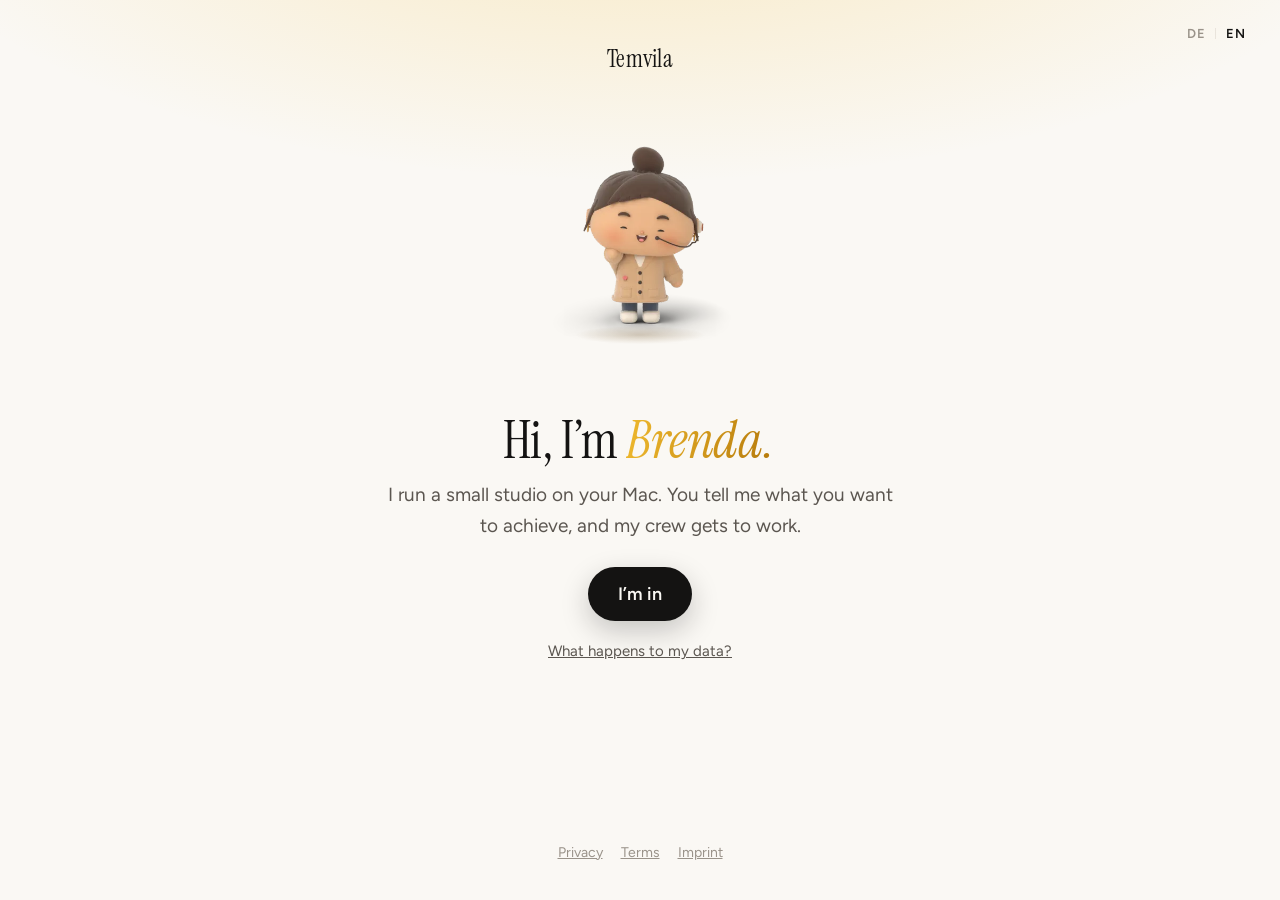
<file: index.html>
<!doctype html>
<html lang="de">
<head>
<meta charset="utf-8">
<meta name="viewport" content="width=device-width, initial-scale=1">
<meta name="robots" content="noindex, nofollow">
<title>Brenda · Temvila</title>
<meta name="description" content="Eine Einladung zu Temvila.">
<link rel="icon" href="brenda.png">
<link rel="preload" as="image" href="a/brenda-wave.webp">
<link rel="stylesheet" href="style.css">
</head>
<body class="flow-page">
<main class="stage">
  <p class="mark">Temvila</p>
  <div class="langs" role="group" aria-label="Sprache / Language"><button data-lang="de">DE</button><button data-lang="en">EN</button></div>

  <div class="brenda" aria-hidden="true">
    <img id="brenda" src="a/brenda-idle.webp" alt="" width="380" height="470">
    <div class="floor"></div>
  </div>

  <!-- 1 · Brenda stellt sich vor -->
  <section class="scene" data-step="1" data-clip="wave">
    <h1 data-i18n="hi_h">Hallo, ich bin <span class="glow">Brenda.</span></h1>
    <p class="lead" data-i18n="hi_p">Ich leite ein kleines Studio auf deinem Mac. Du sagst mir, was du erreichen willst, und meine Crew macht sich an die Arbeit.</p>
    <button class="btn" data-go="3" data-i18n="hi_b">Ich bin dabei</button>
    <p class="small" data-i18n="hi_l"><a href="datenschutz.html">Was passiert mit meinen Daten?</a></p>
  </section>

  <!-- 3 · Der persönliche Code aus der Einladungsmail öffnet den Download (kein Anmeldeformular mehr: Martin 25.11.) -->
  <section class="scene" data-step="3" data-clip="idle" hidden>
    <h1 data-i18n="cd_h">Schau in dein <span class="glow">Postfach.</span></h1>
    <p class="lead" data-i18n="cd_p">Deinen persönlichen Code bekommst du mit deiner Einladung per Mail. Tipp dort auf den Link oder füg den Code hier ein. Noch keine Einladung oder nichts angekommen? Schau auch im Spam-Ordner nach oder schreib uns an <a class="addr" href="mailto:feedback@temvila.com">feedback@temvila.com</a>.</p>
    <form id="code-form" class="gate" autocomplete="off">
      <input id="code" type="text" inputmode="text" autocapitalize="none" spellcheck="false" required>
      <button class="btn" type="submit" data-i18n="cd_b">Weiter</button>
    </form>
    <p class="hint" id="code-hint" role="status"></p>
  </section>

  <!-- 4 · Laden -->
  <section class="scene" data-step="4" data-clip="cheer" hidden>
    <h1><span id="hi">Wie schön!</span> <span class="glow" data-i18n="dl_h">Hol dir das Studio.</span></h1>
    <p class="lead" data-i18n="dl_p">Dein Code passt. Jetzt kannst du mich laden.</p>
    <a id="dl" class="btn big" href="https://github.com/bendermartin-bit/brenda/releases/latest/download/Temvila.dmg" download>
      <svg viewBox="0 0 24 24" fill="none" stroke="currentColor" stroke-width="2" stroke-linecap="round" stroke-linejoin="round" aria-hidden="true"><path d="M12 4v11"/><path d="m7 10 5 5 5-5"/><path d="M5 20h14"/></svg>
      <span data-i18n="dl_b">Für Mac laden</span>
    </a>
    <p class="meta" data-i18n="dl_m">macOS 12 oder neuer · etwa 260 MB · <a id="intel" href="https://github.com/bendermartin-bit/brenda/releases/latest/download/Temvila-Intel.dmg" download>Älterer Mac mit Intel-Chip?</a></p>
    <div class="card phone-note">
      <p data-i18n="dl_phone"><b>Du bist gerade am Handy.</b> Ich wohne auf dem Mac. Öffne den Link aus deiner Mail einfach noch einmal dort.</p>
    </div>
  </section>

  <!-- 5 · Nach dem Download (Martin 27.11.: keine Erklärung mehr, das erklärt sich beim Öffnen selbst): Brenda freut sich, läuft
       aus dem Bild, dann ein Satz und die Feedback-Box. "Temvila öffnen" bleibt für die Einladung: nur so kommt sie ohne Abtippen ins Büro. -->
  <section class="scene" data-step="6" data-clip="cheer" hidden>
    <h1 class="later l1" data-i18n="end_h">Super, wir sehen uns gleich <span class="glow">auf deinem Computer.</span></h1>
    <div class="later l2" data-invite hidden>
      <a class="btn big" id="open-app" href="temvila://einladung" data-i18n="op_b">Temvila öffnen</a>
      <p class="small"><button class="link" id="copy-inv" data-i18n="op_c">Klappt nicht? Einladung kopieren</button></p>
      <p class="hint" id="copy-hint" role="status"></p>
    </div>
    <div class="card feedback later l3">
      <p data-i18n="fb_h"><b>Wir freuen uns auf dein Feedback.</b></p>
      <p data-i18n="fb_p">An drei Stellen fragt Brenda dich kurz, wie es läuft: nach deinem ersten Ergebnis, nach einer Woche und nach zwei Wochen. Und sonst jederzeit unter Einstellungen › Hilfe &amp; Kontakt. Wenn gar nichts geht: <a class="addr" href="mailto:feedback@temvila.com">feedback@temvila.com</a></p>
    </div>
    <p class="small later l3" data-i18n="again"><button class="link" data-go="4">Noch einmal laden</button></p>
  </section>

  <footer>
    <nav aria-label="Rechtliches" data-i18n="legal"><a href="datenschutz.html">Datenschutz</a><a href="nutzungsbedingungen.html">Nutzungsbedingungen</a><a href="impressum.html">Impressum</a></nav>
  </footer>
</main>

<script>
(() => {
  // The open beta (25.11.2026): no shared word any more. People leave only their mail (the name is asked in the app); Martin
  // noted that address beforehand, so his Mac mails the personal invitation code within minutes, and the app checks it
  // (Studio Pro for a few weeks, then Studio Light).
  const KEY = 'brenda-einladung';
  const $ = (s, el = document) => el.querySelector(s);
  const scenes = [...document.querySelectorAll('.scene')];
  const img = $('#brenda');
  const store = {
    get() { try { return JSON.parse(sessionStorage.getItem(KEY) || 'null'); } catch { return null; } },
    set(v) { try { sessionStorage.setItem(KEY, JSON.stringify(v)); } catch {} },
  };
  let step = 0;
  // Language: German or English, from the viewer's choice (kept on this device) or the browser; German is the default.
  const EN = {"hi_h": "Hi, I’m <span class=\"glow\">Brenda.</span>", "hi_p": "I run a small studio on your Mac. You tell me what you want to achieve, and my crew gets to work.", "hi_b": "I’m in", "hi_l": "<a href=\"privacy.html\">What happens to my data?</a>", "cd_h": "Have a look in your <span class=\"glow\">inbox.</span>", "cd_p": "Your personal code comes with your invitation by mail. Tap the link there or paste the code here. No invitation yet, or nothing arrived? Check your spam folder too, or write to <a class=\"addr\" href=\"mailto:feedback@temvila.com\">feedback@temvila.com</a>.", "cd_b": "Continue", "dl_h": "Get the studio.", "dl_p": "Your code fits. Now you can download me.", "dl_b": "Download for Mac", "dl_m": "macOS 12 or later · about 260 MB · <a id=\"intel\" href=\"https://github.com/bendermartin-bit/brenda/releases/latest/download/Temvila-Intel.dmg\" download>Older Mac with an Intel chip?</a>", "dl_phone": "<b>You’re on your phone right now.</b> I live on the Mac. The link comes again by mail with your code, just open the link from your mail there.", "op_b": "Open Temvila", "op_c": "Not working? Copy the invitation", "end_h": "Great, see you in a moment <span class=\"glow\">on your computer.</span>", "fb_h": "<b>We’re looking forward to your feedback.</b>", "fb_p": "Brenda will ask you briefly how it’s going, three times: after your first result, after one week and after two weeks. And any time under Settings › Help &amp; contact. If nothing works at all: <a class=\"addr\" href=\"mailto:feedback@temvila.com\">feedback@temvila.com</a>", "again": "<button class=\"link\" data-go=\"4\">Download again</button>", "legal": "<a href=\"privacy.html\">Privacy</a><a href=\"terms.html\">Terms</a><a href=\"imprint.html\">Imprint</a>"};
  const DE = {};
  document.querySelectorAll('[data-i18n]').forEach(el => { DE[el.dataset.i18n] = el.innerHTML; });
  const TXT = {
    de: { dlInvite: 'Deine Einladung ist angekommen. Jetzt kannst du mich laden.', copied: 'Kopiert. Öffne Temvila und füg die Einladung unter Einstellungen › Dein Studio & Geld ein.', copyNo: 'Kopieren ging nicht. Öffne den Link aus deiner Mail in Safari oder Chrome und versuch es dort.', hello: (n) => `Hallo ${n}!`, code: 'Dein Code aus der Mail', wrong: 'Dieser Code passt nicht. Kopier ihn am besten noch einmal ganz aus deiner Mail.', late: 'Dieser Code konnte nur bis zu einem bestimmten Tag eingelöst werden. Schreib uns an feedback@temvila.com, dann bekommst du einen neuen.', hi: 'Wie schön!' },
    en: { dlInvite: 'Your invitation has arrived. Now you can download me.', copied: 'Copied. Open Temvila and paste the invitation under Settings › Your studio & money.', copyNo: 'Copying did not work. Open the link from your mail in Safari or Chrome and try there.', hello: (n) => `Hello ${n}!`, code: 'Your code from the mail', wrong: "This code doesn't work. Try copying it again from your mail, all of it.", late: 'This code could only be redeemed until a certain day. Write to feedback@temvila.com and you will get a new one.', hi: 'Wonderful!' },
  };
  let lang = 'de';
  try { lang = localStorage.getItem('temvila-lang') || ((navigator.language || 'de').toLowerCase().startsWith('de') ? 'de' : 'en'); } catch { lang = (navigator.language || 'de').toLowerCase().startsWith('de') ? 'de' : 'en'; }
  function applyLang(l) {
    lang = l === 'en' ? 'en' : 'de';
    try { localStorage.setItem('temvila-lang', lang); } catch {}
    document.documentElement.lang = lang;
    const src = lang === 'en' ? EN : DE;
    document.querySelectorAll('[data-i18n]').forEach(el => { if (src[el.dataset.i18n] != null) el.innerHTML = src[el.dataset.i18n]; });
    document.querySelectorAll('[data-lang]').forEach(b => b.setAttribute('aria-pressed', String(b.dataset.lang === lang)));
    const c = $('#code'); c.placeholder = TXT[lang].code; c.setAttribute('aria-label', TXT[lang].code);
    if ($('#code-hint').dataset.why) $('#code-hint').textContent = TXT[lang][$('#code-hint').dataset.why];
    const who = (store.get() || {}).name;
    $('#hi').textContent = who ? TXT[lang].hello(who) : TXT[lang].hi;
    if ((store.get() || {}).invite) document.querySelector('[data-i18n="dl_p"]').textContent = TXT[lang].dlInvite;
    bindGo();
  }
  document.querySelectorAll('[data-lang]').forEach(b => b.addEventListener('click', () => applyLang(b.dataset.lang)));


  function clip(name) {
    const src = `a/brenda-${name}.webp`;
    if (img.getAttribute('src') === src) return;
    img.classList.remove('pop'); void img.offsetWidth;
    img.src = src; img.classList.add('pop');
  }
  function show(n, fresh = false) {
    if (n < 1) n = 1;
    if (n === 5) n = 6; // an older visit stopped on the setup steps, which are gone (Martin 27.11.)
    if (n > 3 && !(store.get() || {}).code) n = 3; // the download opens only with a personal code
    step = n;
    scenes.forEach(s => {
      const on = +s.dataset.step === n;
      s.hidden = !on;
      s.classList.toggle('in', on);
    });
    document.body.dataset.step = n;
    const scene = scenes.find(s => +s.dataset.step === n);
    if (n === 4) new Image().src = 'a/brenda-walk.webp';
    if (n === 6) end(fresh); else { clearTimeout(endTimer); stage.className = 'brenda'; clip(scene.dataset.clip); }
    store.set({ ...(store.get() || {}), step: n });
    const h = scene.querySelector('h1'); if (h && n > 1) { h.setAttribute('tabindex', '-1'); h.focus({ preventScroll: true }); }
    window.scrollTo({ top: 0, behavior: 'smooth' });
  }
  // After the download (Martin 27.11.2026): Brenda is glad, then walks out of the picture; the sentence and the feedback box
  // follow. Coming back to the page later shows the end at once, without her.
  const stage = $('.brenda');
  let endTimer = 0;
  function end(fresh) {
    const inv = !!invite();
    document.querySelectorAll('.scene[data-step="6"] [data-invite]').forEach((el) => { el.hidden = !inv; });
    if (inv) $('#open-app').href = `temvila://einladung#${invite()}`;
    clearTimeout(endTimer);
    const quiet = !fresh || matchMedia('(prefers-reduced-motion: reduce)').matches;
    const scene = $('.scene[data-step="6"]');
    if (quiet) { stage.className = 'brenda gone'; scene.classList.add('shown', 'now'); return; }
    scene.classList.remove('shown', 'now');
    stage.className = 'brenda';
    img.src = 'a/brenda-cheer.webp';
    img.classList.remove('pop'); void stage.offsetWidth;
    stage.classList.add('joy');
    endTimer = setTimeout(() => {
      img.src = 'a/brenda-walk.webp'; // the pitch's walk (side view, facing right), played a little faster
      stage.classList.add('leave');
      scene.classList.add('shown'); // the sentence and the box come in after her, by their own delays (style.css)
      endTimer = setTimeout(() => stage.classList.add('gone'), 2500);
    }, 1300);
  }

  // The personal code (signed on Martin's Mac, Ed25519): the page checks the signature with the public key below and the last
  // day to redeem, then opens the download. The app checks the same code again (Studio Pro). The DMG itself stays on GitHub's
  // public releases: this keeps the page's flow personal, the real licence is the app's check.
  const KEYS = ['5ds2tMIjyV6ULfsfYy5PHBBuMa6UWCZsTlV+I2IxLsc=']; // raw Ed25519 public keys, base64 — the same as in the app's studio-default/einladung.json
  const b64u = (t) => Uint8Array.from(atob(t.replace(/-/g, '+').replace(/_/g, '/') + '==='.slice((t.length + 3) % 4)), (c) => c.charCodeAt(0));
  const today = () => { const d = new Date(); return `${d.getFullYear()}-${String(d.getMonth() + 1).padStart(2, '0')}-${String(d.getDate()).padStart(2, '0')}`; };
  async function checkCode(raw) {
    const code = String(raw || '').replace(/[\s"'„“”‚‘’<>]/g, '');
    const m = /^TV1-([A-Za-z0-9_-]{20,400})\.([A-Za-z0-9_-]{86})$/.exec(code);
    if (!m || !KEYS.length) return 'wrong';
    let body, sig, p;
    try { body = b64u(m[1]); sig = b64u(m[2]); p = JSON.parse(new TextDecoder().decode(body)); } catch { return 'wrong'; }
    let signed = false;
    for (const k of KEYS) {
      try { const key = await crypto.subtle.importKey('raw', b64u(k), { name: 'Ed25519' }, false, ['verify']); if (await crypto.subtle.verify({ name: 'Ed25519' }, key, sig, body)) signed = true; }
      catch { signed = signed || 'unknown'; } // an older browser without Ed25519: the app checks it anyway
    }
    if (!signed) return 'wrong';
    if (!p || typeof p.b !== 'string' || !/^\d{4}-\d{2}-\d{2}$/.test(p.b)) return 'wrong';
    return today() > p.b ? 'late' : null;
  }
  function hint(why) {
    const h = $('#code-hint'); h.dataset.why = why || ''; h.textContent = why ? TXT[lang][why] : '';
    if (why) { $('#code-form').classList.remove('shake'); void $('#code-form').offsetWidth; $('#code-form').classList.add('shake'); }
  }
  $('#code-form').addEventListener('submit', async (e) => {
    e.preventDefault();
    const raw = $('#code').value.trim();
    if (raw.includes('~') || SHORT.test(raw.replace(/\s+/g, ''))) { takeInvite(raw); return; }
    const why = await checkCode(raw);
    if (why) { hint(why); return; }
    hint(null); store.set({ ...(store.get() || {}), code: true }); show(4);
  });
  // The whole invitation (Martin 25.11.2026: one link instead of a code and a key): <code>~<sealed key>~<first name>, the same
  // format the app reads (ai-agency packages/orchestration/src/invite-link.ts). The page checks only the code's signature and
  // keeps the invitation in this tab (sessionStorage) for "Temvila öffnen"; the key stays sealed, only the app opens it.
  const INVITE = /^TV1-[A-Za-z0-9_-]{20,400}\.[A-Za-z0-9_-]{86}~[A-Za-z0-9_-]{30,600}~[A-Za-z0-9_-]{0,220}$/;
  // The invitation through the KI-Dienst (Martin 25.11.2026, no key in the mail): a one-time code XXXX-XXXX-XXXX and maybe "~"
  // and the first name. The page cannot check it (only the KI-Dienst knows it, and it works once): it only takes its form;
  // the app redeems it after the person's tap.
  const SHORT = /^[A-HJ-NP-Za-hj-np-z2-9]{4}-?[A-HJ-NP-Za-hj-np-z2-9]{4}-?[A-HJ-NP-Za-hj-np-z2-9]{4}(~[A-Za-z0-9_-]{0,220})?$/;
  const shortOf = (t) => { const [c, n] = t.replace(/\s+/g, '').split('~'); const k = c.toUpperCase().replace(/-/g, ''); return `${k.slice(0, 4)}-${k.slice(4, 8)}-${k.slice(8)}${n ? `~${n}` : ''}`; };
  const invite = () => (store.get() || {}).invite || null;
  const nameOf = (part) => { try { return new TextDecoder().decode(b64u(part)).replace(/[\p{Cc}\p{Cf}<>&]/gu, '').trim().slice(0, 40); } catch { return ''; } };
  async function takeInvite(raw) {
    const text = String(raw || '').trim();
    if (SHORT.test(text.replace(/\s+/g, ''))) {
      const inv = shortOf(text);
      hint(null); store.set({ ...(store.get() || {}), code: true, invite: inv, name: nameOf(inv.split('~')[1] || '') });
      applyLang(lang); show(4); return;
    }
    if (!INVITE.test(text)) { show(3); hint('wrong'); return; }
    const [code, , name] = text.split('~');
    const why = await checkCode(code);
    if (why) { show(3); hint(why); return; }
    hint(null); store.set({ ...(store.get() || {}), code: true, invite: text, name: nameOf(name) });
    applyLang(lang); show(4);
  }
  $('#copy-inv').addEventListener('click', async () => {
    let ok = false;
    try { await navigator.clipboard.writeText(invite() || ''); ok = !!invite(); } catch {}
    $('#copy-hint').textContent = TXT[lang][ok ? 'copied' : 'copyNo'];
  });
  function bindGo() { document.querySelectorAll('[data-go]').forEach(b => { if (!b.dataset.bound) { b.dataset.bound = '1'; b.addEventListener('click', () => show(+b.dataset.go)); } }); }
  $('#dl').addEventListener('click', () => setTimeout(() => show(6, true), 120));
  // the Intel app: its link comes and goes with the language, so the click is caught on the line
  document.querySelector('.scene[data-step="4"] .meta').addEventListener('click', (e) => { if (e.target.closest('#intel')) setTimeout(() => show(6, true), 120); });
  // Chrome and Edge say which chip the Mac has: an Intel Mac gets its own app on the big button
  navigator.userAgentData?.getHighEntropyValues?.(['architecture']).then((v) => {
    if (v.architecture === 'x86') $('#dl').href = 'https://github.com/bendermartin-bit/brenda/releases/latest/download/Temvila-Intel.dmg';
  }).catch(() => {});

  if (/iPhone|iPad|iPod|Android/i.test(navigator.userAgent) && !/Macintosh/.test(navigator.userAgent)) document.body.classList.add('phone');
  applyLang(lang);
  const saved = store.get();
  // the link in the invitation mail carries the invitation after "#einladung=" (an older mail: the code after "#code="); the
  // fragment is never sent to the server, and the address is cleaned at once
  const fromInvite = /^#einladung=(.{1,1200})$/.exec(location.hash);
  const fromLink = /^#code=([A-Za-z0-9_.\-]{20,600})$/.exec(location.hash);
  if (fromInvite) {
    history.replaceState(null, '', location.pathname);
    let raw = '';
    try { raw = decodeURIComponent(fromInvite[1]); } catch {} // a mangled link: "wrong", like any other
    takeInvite(raw);
  } else if (fromLink) {
    history.replaceState(null, '', location.pathname);
    $('#code').value = fromLink[1];
    checkCode(fromLink[1]).then((why) => { if (!why) { store.set({ ...(store.get() || {}), code: true }); show(4); } else { show(3); hint(why); } });
  } else show(saved ? Math.min(saved.step || 1, 6) : 1);
})();
</script>
</body>
</html>
</file>
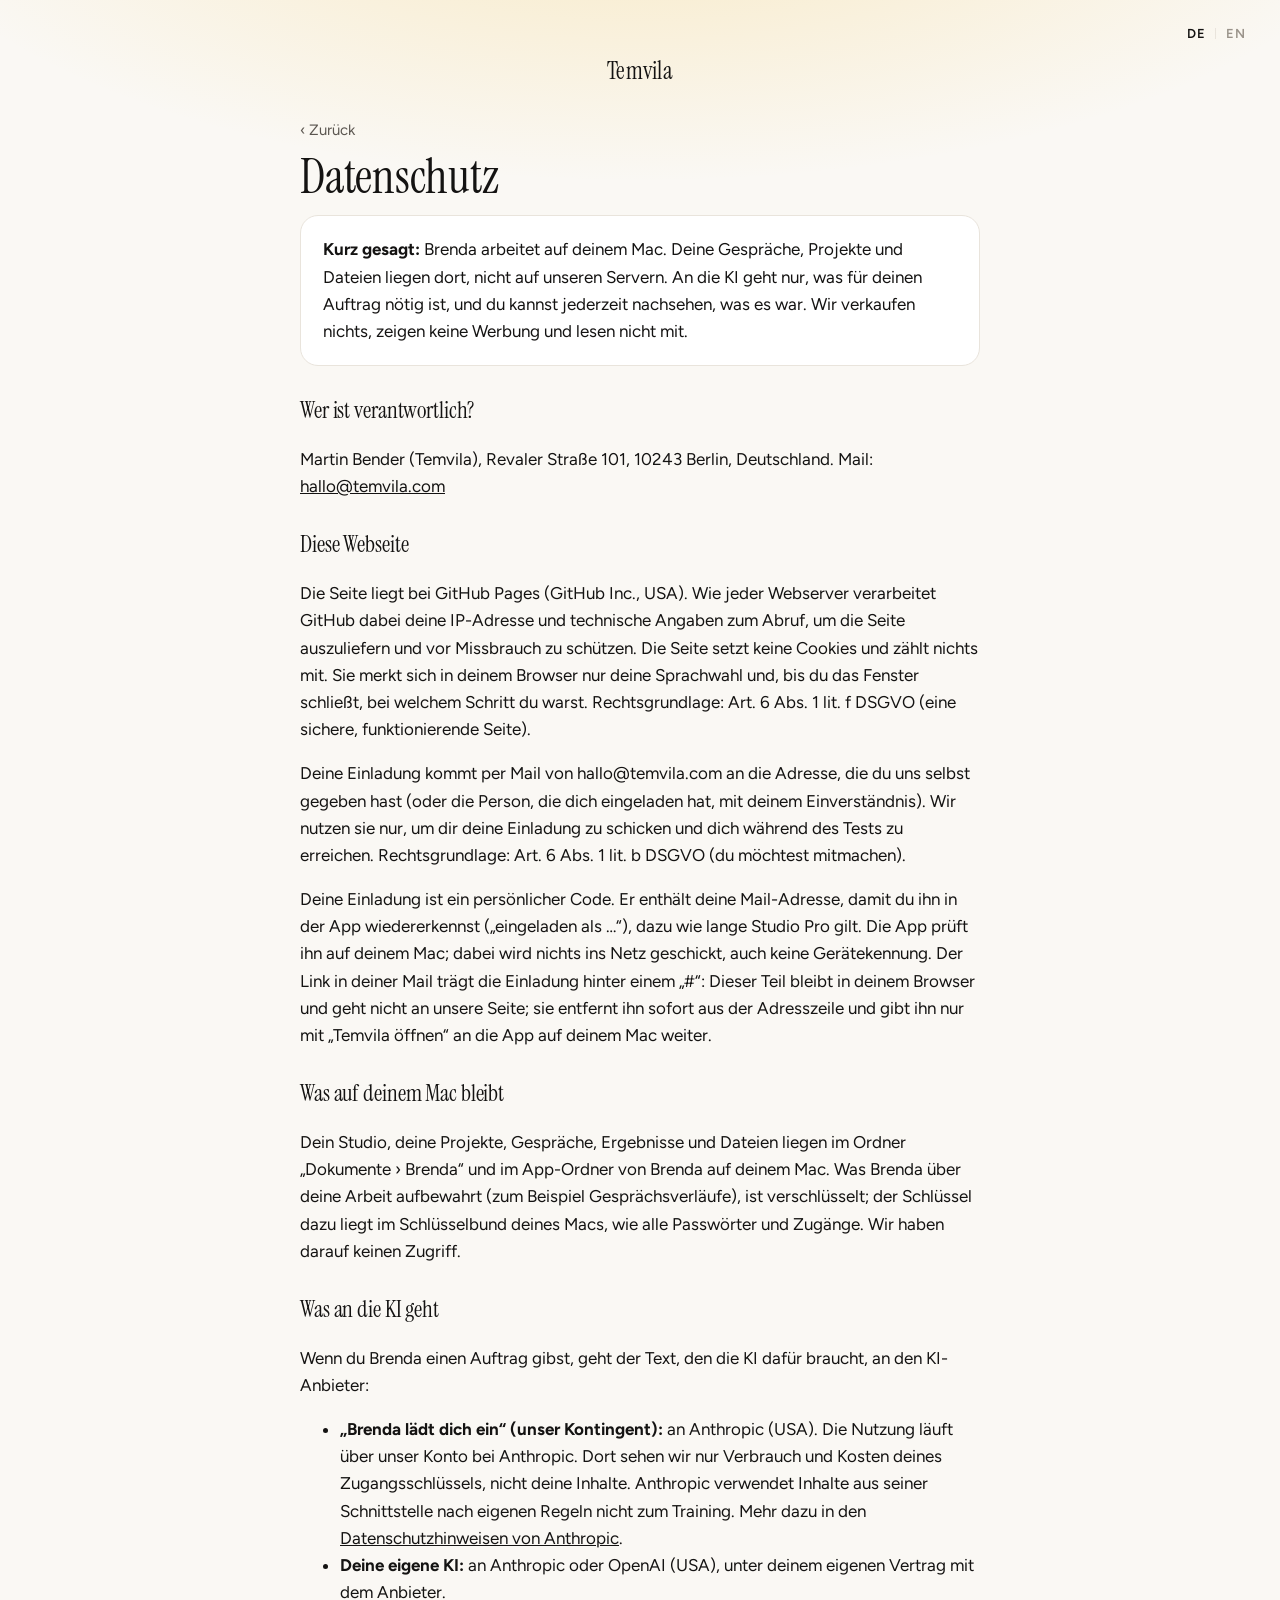
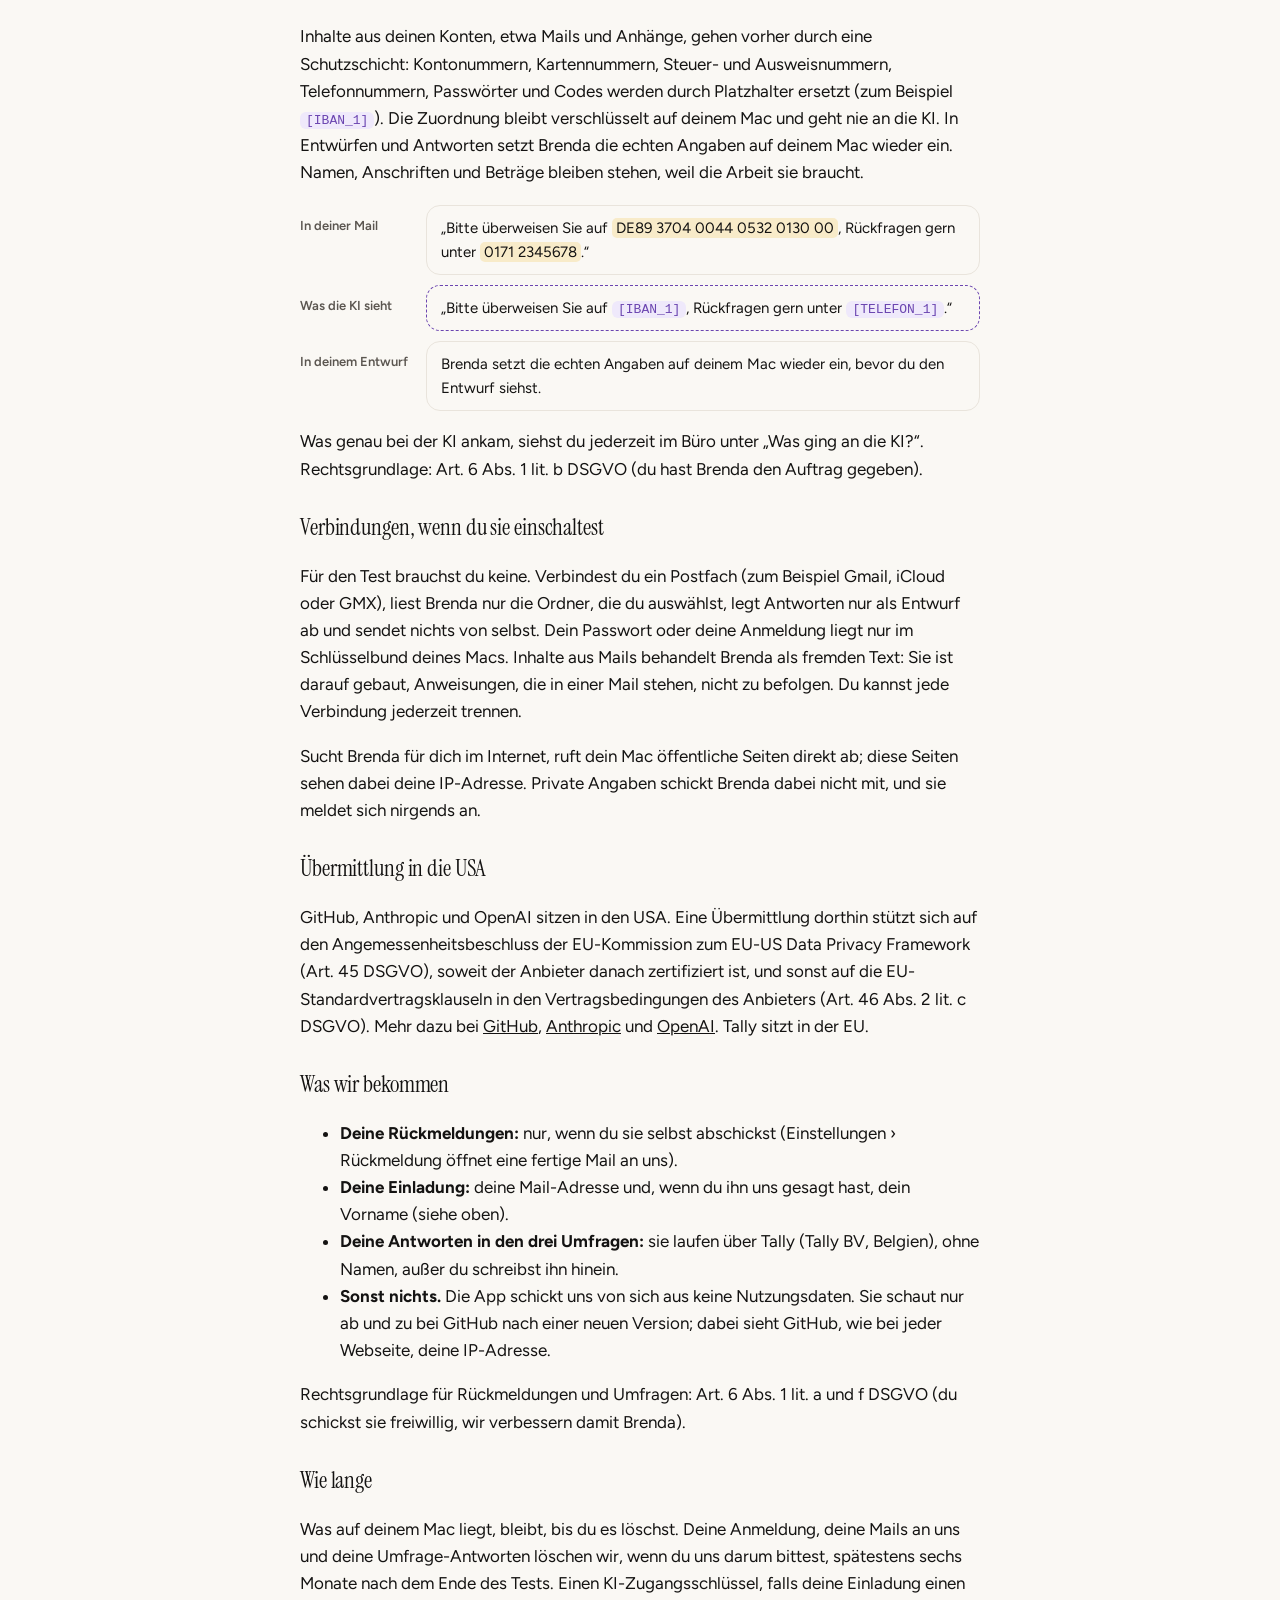
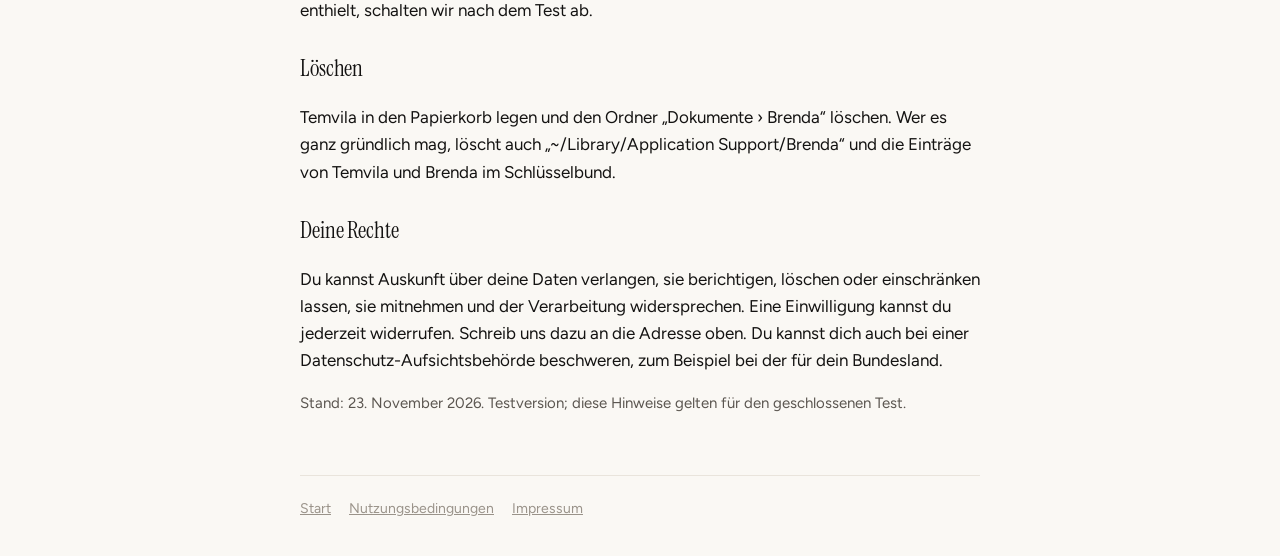
<file: datenschutz.html>
<!doctype html>
<html lang="de">
<head>
<meta charset="utf-8">
<meta name="viewport" content="width=device-width, initial-scale=1">
<meta name="robots" content="noindex, nofollow">
<title>Datenschutz · Temvila</title>
<link rel="icon" href="brenda.png">
<link rel="stylesheet" href="style.css">
</head>
<body>
<main class="doc">
  <div class="langs" role="group" aria-label="Sprache"><a class="on" href="datenschutz.html" lang="de" data-set="de">DE</a><a href="privacy.html" lang="en" data-set="en">EN</a></div>
  <p class="mark"><a href="./">Temvila</a></p>
  <a class="back" href="./">‹ Zurück</a>
  <h1>Datenschutz</h1>
  <div class="card">
    <p><b>Kurz gesagt:</b> Brenda arbeitet auf deinem Mac. Deine Gespräche, Projekte und Dateien liegen dort, nicht auf unseren Servern. An die KI geht nur, was für deinen Auftrag nötig ist, und du kannst jederzeit nachsehen, was es war. Wir verkaufen nichts, zeigen keine Werbung und lesen nicht mit.</p>
  </div>

  <h3>Wer ist verantwortlich?</h3>
  <p>Martin Bender (Temvila), Revaler Straße 101, 10243 Berlin, Deutschland. Mail: <a href="mailto:hallo@temvila.com">hallo@temvila.com</a></p>

  <h3>Diese Webseite</h3>
  <p>Die Seite liegt bei GitHub Pages (GitHub Inc., USA). Wie jeder Webserver verarbeitet GitHub dabei deine IP-Adresse und technische Angaben zum Abruf, um die Seite auszuliefern und vor Missbrauch zu schützen. Die Seite setzt keine Cookies und zählt nichts mit. Sie merkt sich in deinem Browser nur deine Sprachwahl und, bis du das Fenster schließt, bei welchem Schritt du warst. Rechtsgrundlage: Art. 6 Abs. 1 lit. f DSGVO (eine sichere, funktionierende Seite).</p>
  <p>Deine Einladung kommt per Mail von hallo@temvila.com an die Adresse, die du uns selbst gegeben hast (oder die Person, die dich eingeladen hat, mit deinem Einverständnis). Wir nutzen sie nur, um dir deine Einladung zu schicken und dich während des Tests zu erreichen. Rechtsgrundlage: Art. 6 Abs. 1 lit. b DSGVO (du möchtest mitmachen).</p>
  <p>Deine Einladung ist ein persönlicher Code. Er enthält deine Mail-Adresse, damit du ihn in der App wiedererkennst („eingeladen als …“), dazu wie lange Studio Pro gilt. Die App prüft ihn auf deinem Mac; dabei wird nichts ins Netz geschickt, auch keine Gerätekennung. Der Link in deiner Mail trägt die Einladung hinter einem „#“: Dieser Teil bleibt in deinem Browser und geht nicht an unsere Seite; sie entfernt ihn sofort aus der Adresszeile und gibt ihn nur mit „Temvila öffnen“ an die App auf deinem Mac weiter.</p>

  <h3>Was auf deinem Mac bleibt</h3>
  <p>Dein Studio, deine Projekte, Gespräche, Ergebnisse und Dateien liegen im Ordner „Dokumente › Brenda“ und im App-Ordner von Brenda auf deinem Mac. Was Brenda über deine Arbeit aufbewahrt (zum Beispiel Gesprächsverläufe), ist verschlüsselt; der Schlüssel dazu liegt im Schlüsselbund deines Macs, wie alle Passwörter und Zugänge. Wir haben darauf keinen Zugriff.</p>

  <h3>Was an die KI geht</h3>
  <p>Wenn du Brenda einen Auftrag gibst, geht der Text, den die KI dafür braucht, an den KI-Anbieter:</p>
  <ul>
    <li><b>„Brenda lädt dich ein“ (unser Kontingent):</b> an Anthropic (USA). Die Nutzung läuft über unser Konto bei Anthropic. Dort sehen wir nur Verbrauch und Kosten deines Zugangsschlüssels, nicht deine Inhalte. Anthropic verwendet Inhalte aus seiner Schnittstelle nach eigenen Regeln nicht zum Training. Mehr dazu in den <a href="https://www.anthropic.com/legal/privacy">Datenschutzhinweisen von Anthropic</a>.</li>
    <li><b>Deine eigene KI:</b> an Anthropic oder OpenAI (USA), unter deinem eigenen Vertrag mit dem Anbieter.</li>
  </ul>
  <p>Inhalte aus deinen Konten, etwa Mails und Anhänge, gehen vorher durch eine Schutzschicht: Kontonummern, Kartennummern, Steuer- und Ausweisnummern, Telefonnummern, Passwörter und Codes werden durch Platzhalter ersetzt (zum Beispiel <span class="chip">[IBAN_1]</span>). Die Zuordnung bleibt verschlüsselt auf deinem Mac und geht nie an die KI. In Entwürfen und Antworten setzt Brenda die echten Angaben auf deinem Mac wieder ein. Namen, Anschriften und Beträge bleiben stehen, weil die Arbeit sie braucht.</p>
  <div class="flow" aria-label="Beispiel: wie eine Kontonummer geschützt wird">
    <div class="row"><div class="who">In deiner Mail</div><div class="msg">„Bitte überweisen Sie auf <span class="real">DE89 3704 0044 0532 0130 00</span>, Rückfragen gern unter <span class="real">0171 2345678</span>.“</div></div>
    <div class="row ai"><div class="who">Was die KI sieht</div><div class="msg">„Bitte überweisen Sie auf <span class="chip">[IBAN_1]</span>, Rückfragen gern unter <span class="chip">[TELEFON_1]</span>.“</div></div>
    <div class="row"><div class="who">In deinem Entwurf</div><div class="msg">Brenda setzt die echten Angaben auf deinem Mac wieder ein, bevor du den Entwurf siehst.</div></div>
  </div>
  <p>Was genau bei der KI ankam, siehst du jederzeit im Büro unter „Was ging an die KI?“. Rechtsgrundlage: Art. 6 Abs. 1 lit. b DSGVO (du hast Brenda den Auftrag gegeben).</p>

  <h3>Verbindungen, wenn du sie einschaltest</h3>
  <p>Für den Test brauchst du keine. Verbindest du ein Postfach (zum Beispiel Gmail, iCloud oder GMX), liest Brenda nur die Ordner, die du auswählst, legt Antworten nur als Entwurf ab und sendet nichts von selbst. Dein Passwort oder deine Anmeldung liegt nur im Schlüsselbund deines Macs. Inhalte aus Mails behandelt Brenda als fremden Text: Sie ist darauf gebaut, Anweisungen, die in einer Mail stehen, nicht zu befolgen. Du kannst jede Verbindung jederzeit trennen.</p>
  <p>Sucht Brenda für dich im Internet, ruft dein Mac öffentliche Seiten direkt ab; diese Seiten sehen dabei deine IP-Adresse. Private Angaben schickt Brenda dabei nicht mit, und sie meldet sich nirgends an.</p>

  <h3>Übermittlung in die USA</h3>
  <p>GitHub, Anthropic und OpenAI sitzen in den USA. Eine Übermittlung dorthin stützt sich auf den Angemessenheitsbeschluss der EU-Kommission zum EU-US Data Privacy Framework (Art. 45 DSGVO), soweit der Anbieter danach zertifiziert ist, und sonst auf die EU-Standardvertragsklauseln in den Vertragsbedingungen des Anbieters (Art. 46 Abs. 2 lit. c DSGVO). Mehr dazu bei <a href="https://docs.github.com/de/site-policy/privacy-policies/github-general-privacy-statement">GitHub</a>, <a href="https://www.anthropic.com/legal/privacy">Anthropic</a> und <a href="https://openai.com/policies/privacy-policy">OpenAI</a>. Tally sitzt in der EU.</p>

  <h3>Was wir bekommen</h3>
  <ul>
    <li><b>Deine Rückmeldungen:</b> nur, wenn du sie selbst abschickst (Einstellungen › Rückmeldung öffnet eine fertige Mail an uns).</li>
    <li><b>Deine Einladung:</b> deine Mail-Adresse und, wenn du ihn uns gesagt hast, dein Vorname (siehe oben).</li>
    <li><b>Deine Antworten in den drei Umfragen:</b> sie laufen über Tally (Tally BV, Belgien), ohne Namen, außer du schreibst ihn hinein.</li>
    <li><b>Sonst nichts.</b> Die App schickt uns von sich aus keine Nutzungsdaten. Sie schaut nur ab und zu bei GitHub nach einer neuen Version; dabei sieht GitHub, wie bei jeder Webseite, deine IP-Adresse.</li>
  </ul>
  <p>Rechtsgrundlage für Rückmeldungen und Umfragen: Art. 6 Abs. 1 lit. a und f DSGVO (du schickst sie freiwillig, wir verbessern damit Brenda).</p>

  <h3>Wie lange</h3>
  <p>Was auf deinem Mac liegt, bleibt, bis du es löschst. Deine Anmeldung, deine Mails an uns und deine Umfrage-Antworten löschen wir, wenn du uns darum bittest, spätestens sechs Monate nach dem Ende des Tests. Einen KI-Zugangsschlüssel, falls deine Einladung einen enthielt, schalten wir nach dem Test ab.</p>

  <h3>Löschen</h3>
  <p>Temvila in den Papierkorb legen und den Ordner „Dokumente › Brenda“ löschen. Wer es ganz gründlich mag, löscht auch „~/Library/Application Support/Brenda“ und die Einträge von Temvila und Brenda im Schlüsselbund.</p>

  <h3>Deine Rechte</h3>
  <p>Du kannst Auskunft über deine Daten verlangen, sie berichtigen, löschen oder einschränken lassen, sie mitnehmen und der Verarbeitung widersprechen. Eine Einwilligung kannst du jederzeit widerrufen. Schreib uns dazu an die Adresse oben. Du kannst dich auch bei einer Datenschutz-Aufsichtsbehörde beschweren, zum Beispiel bei der für dein Bundesland.</p>

  <p class="note">Stand: 23. November 2026. Testversion; diese Hinweise gelten für den geschlossenen Test.</p>

  <footer>
    <nav aria-label="Rechtliches"><a href="./">Start</a><a href="nutzungsbedingungen.html">Nutzungsbedingungen</a><a href="impressum.html">Impressum</a></nav>
  </footer>
</main>
<script>document.querySelectorAll('[data-set]').forEach(a => a.addEventListener('click', () => { try { localStorage.setItem('temvila-lang', a.dataset.set); } catch {} }));</script>
</body>
</html>
</file>
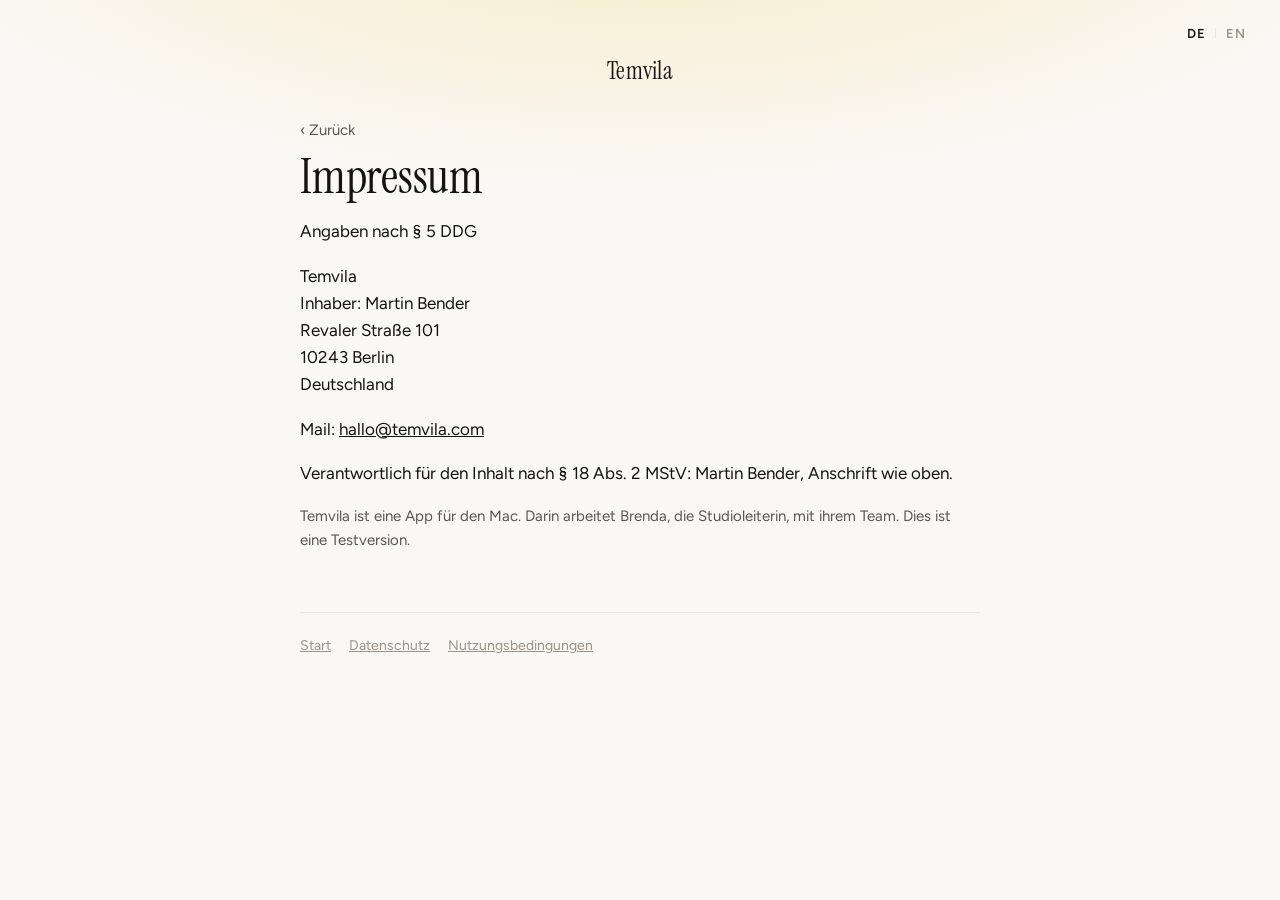
<file: impressum.html>
<!doctype html>
<html lang="de">
<head>
<meta charset="utf-8">
<meta name="viewport" content="width=device-width, initial-scale=1">
<meta name="robots" content="noindex, nofollow">
<title>Impressum · Temvila</title>
<link rel="icon" href="brenda.png">
<link rel="stylesheet" href="style.css">
</head>
<body>
<main class="doc">
  <div class="langs" role="group" aria-label="Sprache"><a class="on" href="impressum.html" lang="de" data-set="de">DE</a><a href="imprint.html" lang="en" data-set="en">EN</a></div>
  <p class="mark"><a href="./">Temvila</a></p>
  <a class="back" href="./">‹ Zurück</a>
  <h1>Impressum</h1>
  <p>Angaben nach § 5 DDG</p>
  <p>Temvila<br>Inhaber: Martin Bender<br>Revaler Straße 101<br>10243 Berlin<br>Deutschland</p>
  <p>Mail: <a href="mailto:hallo@temvila.com">hallo@temvila.com</a></p>
  <p>Verantwortlich für den Inhalt nach § 18 Abs. 2 MStV: Martin Bender, Anschrift wie oben.</p>
  <p class="note">Temvila ist eine App für den Mac. Darin arbeitet Brenda, die Studioleiterin, mit ihrem Team. Dies ist eine Testversion.</p>

  <footer>
    <nav aria-label="Rechtliches"><a href="./">Start</a><a href="datenschutz.html">Datenschutz</a><a href="nutzungsbedingungen.html">Nutzungsbedingungen</a></nav>
  </footer>
</main>
<script>document.querySelectorAll('[data-set]').forEach(a => a.addEventListener('click', () => { try { localStorage.setItem('temvila-lang', a.dataset.set); } catch {} }));</script>
</body>
</html>
</file>
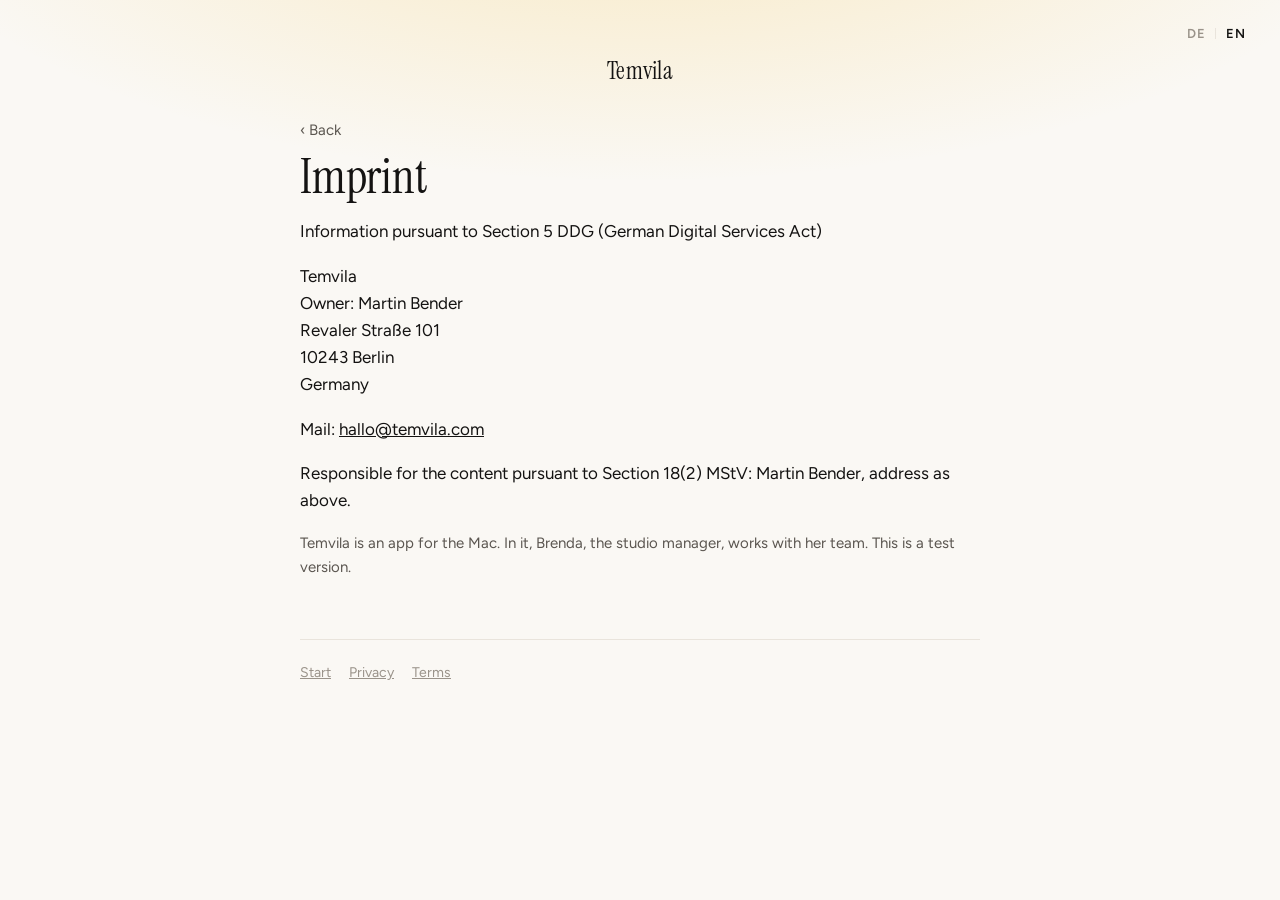
<file: imprint.html>
<!doctype html>
<html lang="en">
<head>
<meta charset="utf-8">
<meta name="viewport" content="width=device-width, initial-scale=1">
<meta name="robots" content="noindex, nofollow">
<title>Imprint · Temvila</title>
<link rel="icon" href="brenda.png">
<link rel="stylesheet" href="style.css">
</head>
<body>
<main class="doc">
  <div class="langs" role="group" aria-label="Language"><a href="impressum.html" lang="de" data-set="de">DE</a><a class="on" href="imprint.html" lang="en" data-set="en">EN</a></div>
  <p class="mark"><a href="./">Temvila</a></p>
  <a class="back" href="./">‹ Back</a>
  <h1>Imprint</h1>
  <p>Information pursuant to Section 5 DDG (German Digital Services Act)</p>
  <p>Temvila<br>Owner: Martin Bender<br>Revaler Straße 101<br>10243 Berlin<br>Germany</p>
  <p>Mail: <a href="mailto:hallo@temvila.com">hallo@temvila.com</a></p>
  <p>Responsible for the content pursuant to Section 18(2) MStV: Martin Bender, address as above.</p>
  <p class="note">Temvila is an app for the Mac. In it, Brenda, the studio manager, works with her team. This is a test version.</p>

  <footer>
    <nav aria-label="Legal"><a href="./">Start</a><a href="privacy.html">Privacy</a><a href="terms.html">Terms</a></nav>
  </footer>
</main>
<script>document.querySelectorAll('[data-set]').forEach(a => a.addEventListener('click', () => { try { localStorage.setItem('temvila-lang', a.dataset.set); } catch {} }));</script>
</body>
</html>
</file>
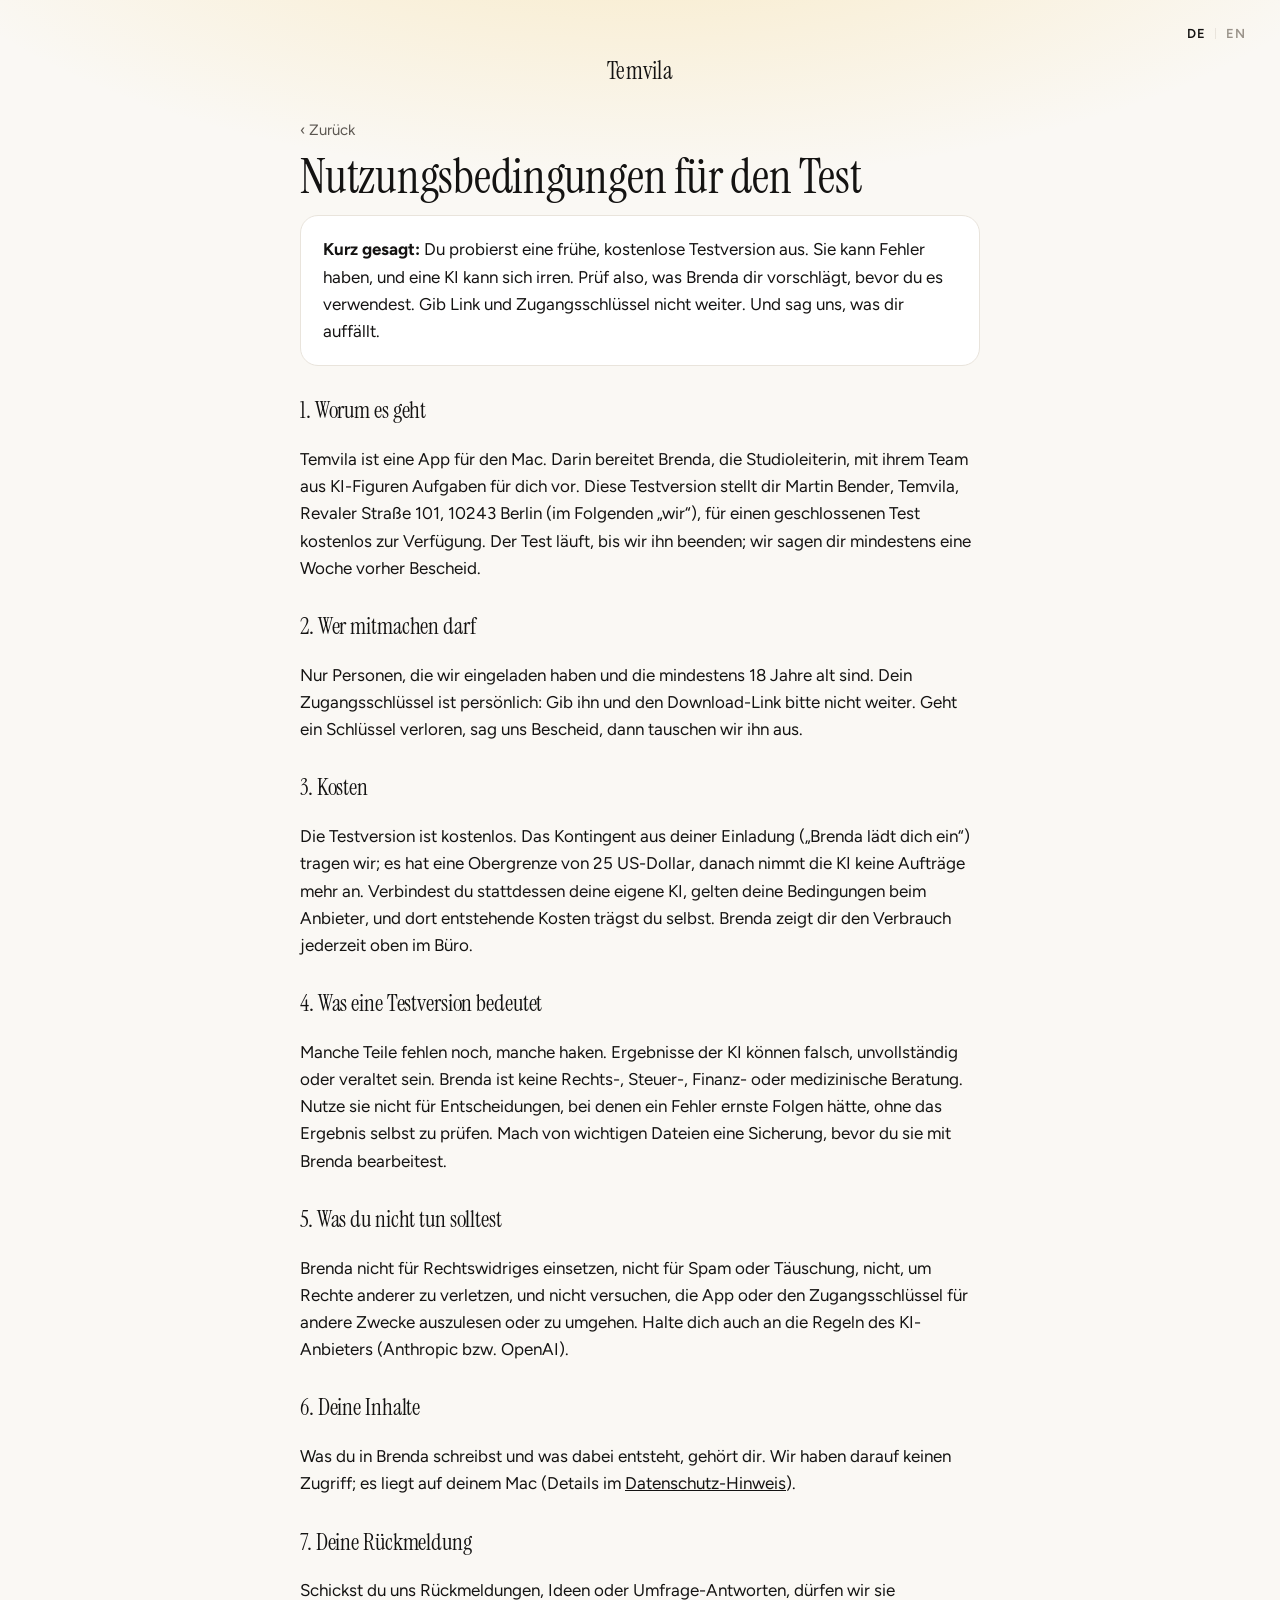
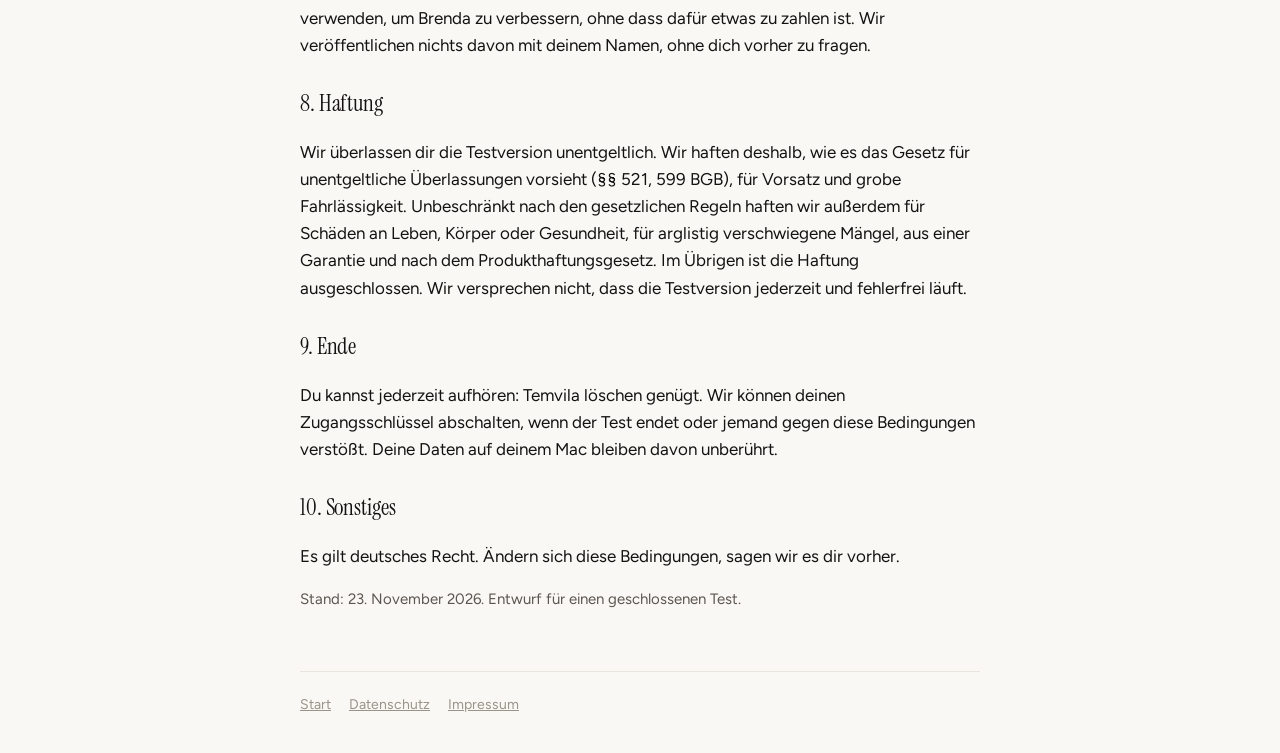
<file: nutzungsbedingungen.html>
<!doctype html>
<html lang="de">
<head>
<meta charset="utf-8">
<meta name="viewport" content="width=device-width, initial-scale=1">
<meta name="robots" content="noindex, nofollow">
<title>Nutzungsbedingungen · Temvila</title>
<link rel="icon" href="brenda.png">
<link rel="stylesheet" href="style.css">
</head>
<body>
<main class="doc">
  <div class="langs" role="group" aria-label="Sprache"><a class="on" href="nutzungsbedingungen.html" lang="de" data-set="de">DE</a><a href="terms.html" lang="en" data-set="en">EN</a></div>
  <p class="mark"><a href="./">Temvila</a></p>
  <a class="back" href="./">‹ Zurück</a>
  <h1>Nutzungsbedingungen für den Test</h1>
  <div class="card">
    <p><b>Kurz gesagt:</b> Du probierst eine frühe, kostenlose Testversion aus. Sie kann Fehler haben, und eine KI kann sich irren. Prüf also, was Brenda dir vorschlägt, bevor du es verwendest. Gib Link und Zugangsschlüssel nicht weiter. Und sag uns, was dir auffällt.</p>
  </div>

  <h3>1. Worum es geht</h3>
  <p>Temvila ist eine App für den Mac. Darin bereitet Brenda, die Studioleiterin, mit ihrem Team aus KI-Figuren Aufgaben für dich vor. Diese Testversion stellt dir Martin Bender, Temvila, Revaler Straße 101, 10243 Berlin (im Folgenden „wir“), für einen geschlossenen Test kostenlos zur Verfügung. Der Test läuft, bis wir ihn beenden; wir sagen dir mindestens eine Woche vorher Bescheid.</p>

  <h3>2. Wer mitmachen darf</h3>
  <p>Nur Personen, die wir eingeladen haben und die mindestens 18 Jahre alt sind. Dein Zugangsschlüssel ist persönlich: Gib ihn und den Download-Link bitte nicht weiter. Geht ein Schlüssel verloren, sag uns Bescheid, dann tauschen wir ihn aus.</p>

  <h3>3. Kosten</h3>
  <p>Die Testversion ist kostenlos. Das Kontingent aus deiner Einladung („Brenda lädt dich ein“) tragen wir; es hat eine Obergrenze von 25 US-Dollar, danach nimmt die KI keine Aufträge mehr an. Verbindest du stattdessen deine eigene KI, gelten deine Bedingungen beim Anbieter, und dort entstehende Kosten trägst du selbst. Brenda zeigt dir den Verbrauch jederzeit oben im Büro.</p>

  <h3>4. Was eine Testversion bedeutet</h3>
  <p>Manche Teile fehlen noch, manche haken. Ergebnisse der KI können falsch, unvollständig oder veraltet sein. Brenda ist keine Rechts-, Steuer-, Finanz- oder medizinische Beratung. Nutze sie nicht für Entscheidungen, bei denen ein Fehler ernste Folgen hätte, ohne das Ergebnis selbst zu prüfen. Mach von wichtigen Dateien eine Sicherung, bevor du sie mit Brenda bearbeitest.</p>

  <h3>5. Was du nicht tun solltest</h3>
  <p>Brenda nicht für Rechtswidriges einsetzen, nicht für Spam oder Täuschung, nicht, um Rechte anderer zu verletzen, und nicht versuchen, die App oder den Zugangsschlüssel für andere Zwecke auszulesen oder zu umgehen. Halte dich auch an die Regeln des KI-Anbieters (Anthropic bzw. OpenAI).</p>

  <h3>6. Deine Inhalte</h3>
  <p>Was du in Brenda schreibst und was dabei entsteht, gehört dir. Wir haben darauf keinen Zugriff; es liegt auf deinem Mac (Details im <a href="datenschutz.html">Datenschutz-Hinweis</a>).</p>

  <h3>7. Deine Rückmeldung</h3>
  <p>Schickst du uns Rückmeldungen, Ideen oder Umfrage-Antworten, dürfen wir sie verwenden, um Brenda zu verbessern, ohne dass dafür etwas zu zahlen ist. Wir veröffentlichen nichts davon mit deinem Namen, ohne dich vorher zu fragen.</p>

  <h3>8. Haftung</h3>
  <p>Wir überlassen dir die Testversion unentgeltlich. Wir haften deshalb, wie es das Gesetz für unentgeltliche Überlassungen vorsieht (§§ 521, 599 BGB), für Vorsatz und grobe Fahrlässigkeit. Unbeschränkt nach den gesetzlichen Regeln haften wir außerdem für Schäden an Leben, Körper oder Gesundheit, für arglistig verschwiegene Mängel, aus einer Garantie und nach dem Produkthaftungsgesetz. Im Übrigen ist die Haftung ausgeschlossen. Wir versprechen nicht, dass die Testversion jederzeit und fehlerfrei läuft.</p>

  <h3>9. Ende</h3>
  <p>Du kannst jederzeit aufhören: Temvila löschen genügt. Wir können deinen Zugangsschlüssel abschalten, wenn der Test endet oder jemand gegen diese Bedingungen verstößt. Deine Daten auf deinem Mac bleiben davon unberührt.</p>

  <h3>10. Sonstiges</h3>
  <p>Es gilt deutsches Recht. Ändern sich diese Bedingungen, sagen wir es dir vorher.</p>

  <p class="note">Stand: 23. November 2026. Entwurf für einen geschlossenen Test.</p>

  <footer>
    <nav aria-label="Rechtliches"><a href="./">Start</a><a href="datenschutz.html">Datenschutz</a><a href="impressum.html">Impressum</a></nav>
  </footer>
</main>
<script>document.querySelectorAll('[data-set]').forEach(a => a.addEventListener('click', () => { try { localStorage.setItem('temvila-lang', a.dataset.set); } catch {} }));</script>
</body>
</html>
</file>
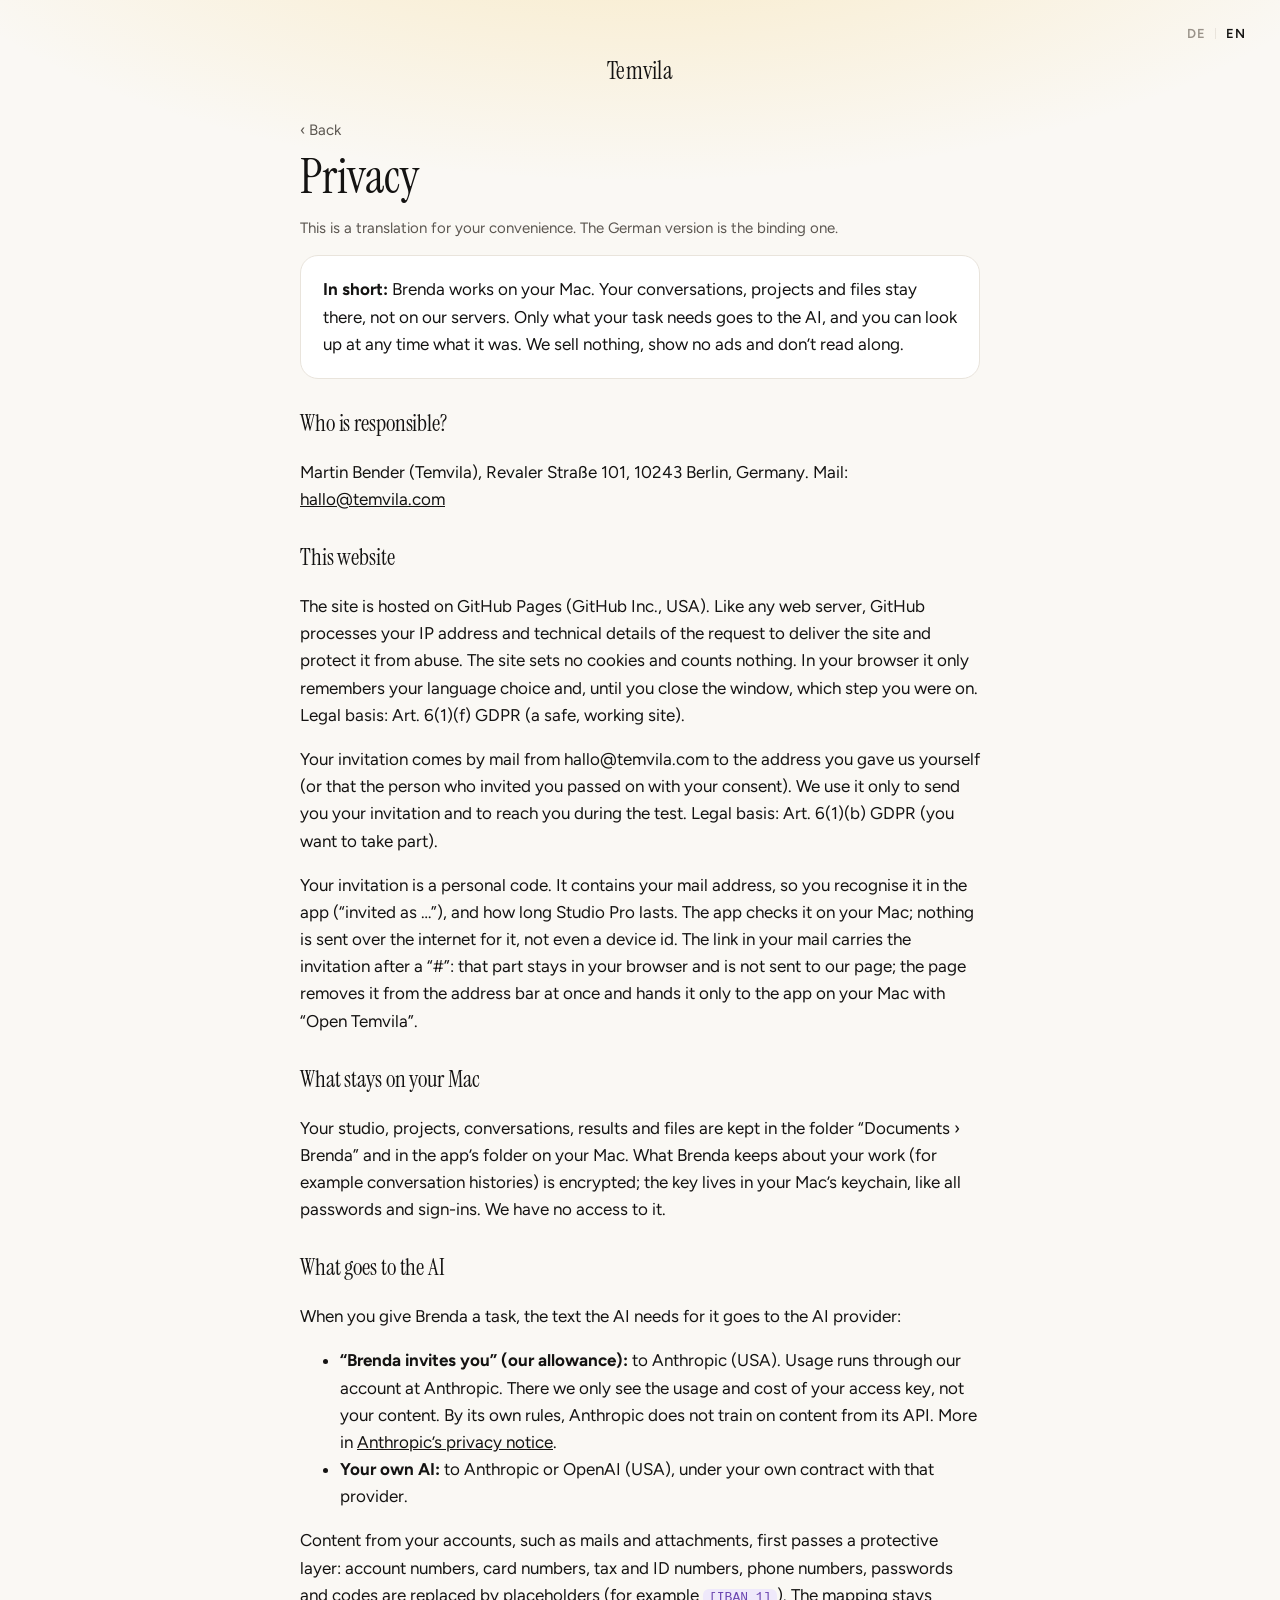
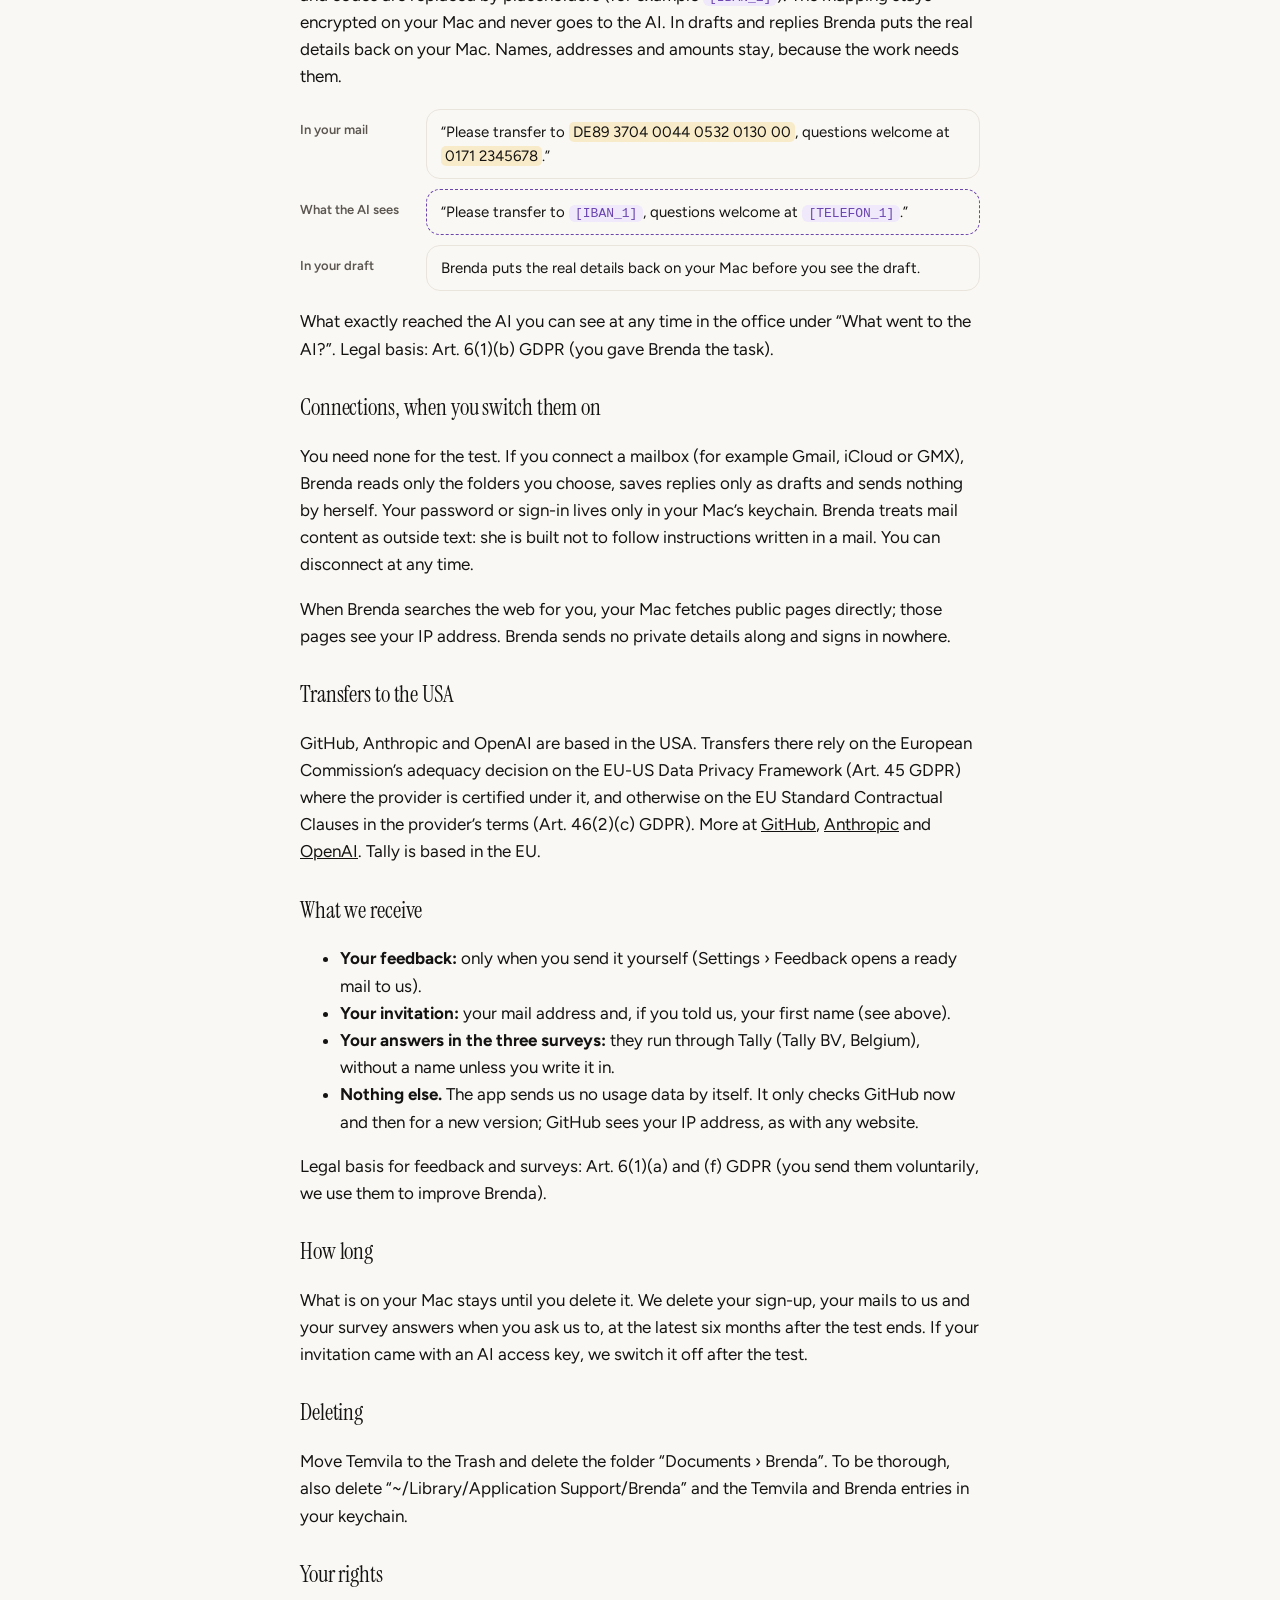
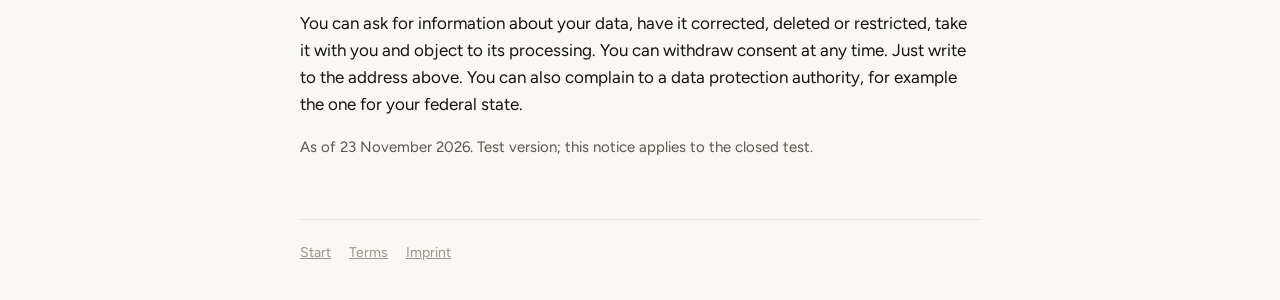
<file: privacy.html>
<!doctype html>
<html lang="en">
<head>
<meta charset="utf-8">
<meta name="viewport" content="width=device-width, initial-scale=1">
<meta name="robots" content="noindex, nofollow">
<title>Privacy · Temvila</title>
<link rel="icon" href="brenda.png">
<link rel="stylesheet" href="style.css">
</head>
<body>
<main class="doc">
  <div class="langs" role="group" aria-label="Language"><a href="datenschutz.html" lang="de" data-set="de">DE</a><a class="on" href="privacy.html" lang="en" data-set="en">EN</a></div>
  <p class="mark"><a href="./">Temvila</a></p>
  <a class="back" href="./">‹ Back</a>
  <h1>Privacy</h1>
  <p class="note">This is a translation for your convenience. The German version is the binding one.</p>
  <div class="card">
    <p><b>In short:</b> Brenda works on your Mac. Your conversations, projects and files stay there, not on our servers. Only what your task needs goes to the AI, and you can look up at any time what it was. We sell nothing, show no ads and don’t read along.</p>
  </div>

  <h3>Who is responsible?</h3>
  <p>Martin Bender (Temvila), Revaler Straße 101, 10243 Berlin, Germany. Mail: <a href="mailto:hallo@temvila.com">hallo@temvila.com</a></p>

  <h3>This website</h3>
  <p>The site is hosted on GitHub Pages (GitHub Inc., USA). Like any web server, GitHub processes your IP address and technical details of the request to deliver the site and protect it from abuse. The site sets no cookies and counts nothing. In your browser it only remembers your language choice and, until you close the window, which step you were on. Legal basis: Art. 6(1)(f) GDPR (a safe, working site).</p>
  <p>Your invitation comes by mail from hallo@temvila.com to the address you gave us yourself (or that the person who invited you passed on with your consent). We use it only to send you your invitation and to reach you during the test. Legal basis: Art. 6(1)(b) GDPR (you want to take part).</p>
  <p>Your invitation is a personal code. It contains your mail address, so you recognise it in the app (“invited as …”), and how long Studio Pro lasts. The app checks it on your Mac; nothing is sent over the internet for it, not even a device id. The link in your mail carries the invitation after a “#”: that part stays in your browser and is not sent to our page; the page removes it from the address bar at once and hands it only to the app on your Mac with “Open Temvila”.</p>

  <h3>What stays on your Mac</h3>
  <p>Your studio, projects, conversations, results and files are kept in the folder “Documents › Brenda” and in the app’s folder on your Mac. What Brenda keeps about your work (for example conversation histories) is encrypted; the key lives in your Mac’s keychain, like all passwords and sign-ins. We have no access to it.</p>

  <h3>What goes to the AI</h3>
  <p>When you give Brenda a task, the text the AI needs for it goes to the AI provider:</p>
  <ul>
    <li><b>“Brenda invites you” (our allowance):</b> to Anthropic (USA). Usage runs through our account at Anthropic. There we only see the usage and cost of your access key, not your content. By its own rules, Anthropic does not train on content from its API. More in <a href="https://www.anthropic.com/legal/privacy">Anthropic’s privacy notice</a>.</li>
    <li><b>Your own AI:</b> to Anthropic or OpenAI (USA), under your own contract with that provider.</li>
  </ul>
  <p>Content from your accounts, such as mails and attachments, first passes a protective layer: account numbers, card numbers, tax and ID numbers, phone numbers, passwords and codes are replaced by placeholders (for example <span class="chip">[IBAN_1]</span>). The mapping stays encrypted on your Mac and never goes to the AI. In drafts and replies Brenda puts the real details back on your Mac. Names, addresses and amounts stay, because the work needs them.</p>
  <div class="flow" aria-label="Example: how an account number is protected">
    <div class="row"><div class="who">In your mail</div><div class="msg">“Please transfer to <span class="real">DE89 3704 0044 0532 0130 00</span>, questions welcome at <span class="real">0171 2345678</span>.”</div></div>
    <div class="row ai"><div class="who">What the AI sees</div><div class="msg">“Please transfer to <span class="chip">[IBAN_1]</span>, questions welcome at <span class="chip">[TELEFON_1]</span>.”</div></div>
    <div class="row"><div class="who">In your draft</div><div class="msg">Brenda puts the real details back on your Mac before you see the draft.</div></div>
  </div>
  <p>What exactly reached the AI you can see at any time in the office under “What went to the AI?”. Legal basis: Art. 6(1)(b) GDPR (you gave Brenda the task).</p>

  <h3>Connections, when you switch them on</h3>
  <p>You need none for the test. If you connect a mailbox (for example Gmail, iCloud or GMX), Brenda reads only the folders you choose, saves replies only as drafts and sends nothing by herself. Your password or sign-in lives only in your Mac’s keychain. Brenda treats mail content as outside text: she is built not to follow instructions written in a mail. You can disconnect at any time.</p>
  <p>When Brenda searches the web for you, your Mac fetches public pages directly; those pages see your IP address. Brenda sends no private details along and signs in nowhere.</p>

  <h3>Transfers to the USA</h3>
  <p>GitHub, Anthropic and OpenAI are based in the USA. Transfers there rely on the European Commission’s adequacy decision on the EU-US Data Privacy Framework (Art. 45 GDPR) where the provider is certified under it, and otherwise on the EU Standard Contractual Clauses in the provider’s terms (Art. 46(2)(c) GDPR). More at <a href="https://docs.github.com/en/site-policy/privacy-policies/github-general-privacy-statement">GitHub</a>, <a href="https://www.anthropic.com/legal/privacy">Anthropic</a> and <a href="https://openai.com/policies/privacy-policy">OpenAI</a>. Tally is based in the EU.</p>

  <h3>What we receive</h3>
  <ul>
    <li><b>Your feedback:</b> only when you send it yourself (Settings › Feedback opens a ready mail to us).</li>
    <li><b>Your invitation:</b> your mail address and, if you told us, your first name (see above).</li>
    <li><b>Your answers in the three surveys:</b> they run through Tally (Tally BV, Belgium), without a name unless you write it in.</li>
    <li><b>Nothing else.</b> The app sends us no usage data by itself. It only checks GitHub now and then for a new version; GitHub sees your IP address, as with any website.</li>
  </ul>
  <p>Legal basis for feedback and surveys: Art. 6(1)(a) and (f) GDPR (you send them voluntarily, we use them to improve Brenda).</p>

  <h3>How long</h3>
  <p>What is on your Mac stays until you delete it. We delete your sign-up, your mails to us and your survey answers when you ask us to, at the latest six months after the test ends. If your invitation came with an AI access key, we switch it off after the test.</p>

  <h3>Deleting</h3>
  <p>Move Temvila to the Trash and delete the folder “Documents › Brenda”. To be thorough, also delete “~/Library/Application Support/Brenda” and the Temvila and Brenda entries in your keychain.</p>

  <h3>Your rights</h3>
  <p>You can ask for information about your data, have it corrected, deleted or restricted, take it with you and object to its processing. You can withdraw consent at any time. Just write to the address above. You can also complain to a data protection authority, for example the one for your federal state.</p>

  <p class="note">As of 23 November 2026. Test version; this notice applies to the closed test.</p>

  <footer>
    <nav aria-label="Legal"><a href="./">Start</a><a href="terms.html">Terms</a><a href="imprint.html">Imprint</a></nav>
  </footer>
</main>
<script>document.querySelectorAll('[data-set]').forEach(a => a.addEventListener('click', () => { try { localStorage.setItem('temvila-lang', a.dataset.set); } catch {} }));</script>
</body>
</html>
</file>
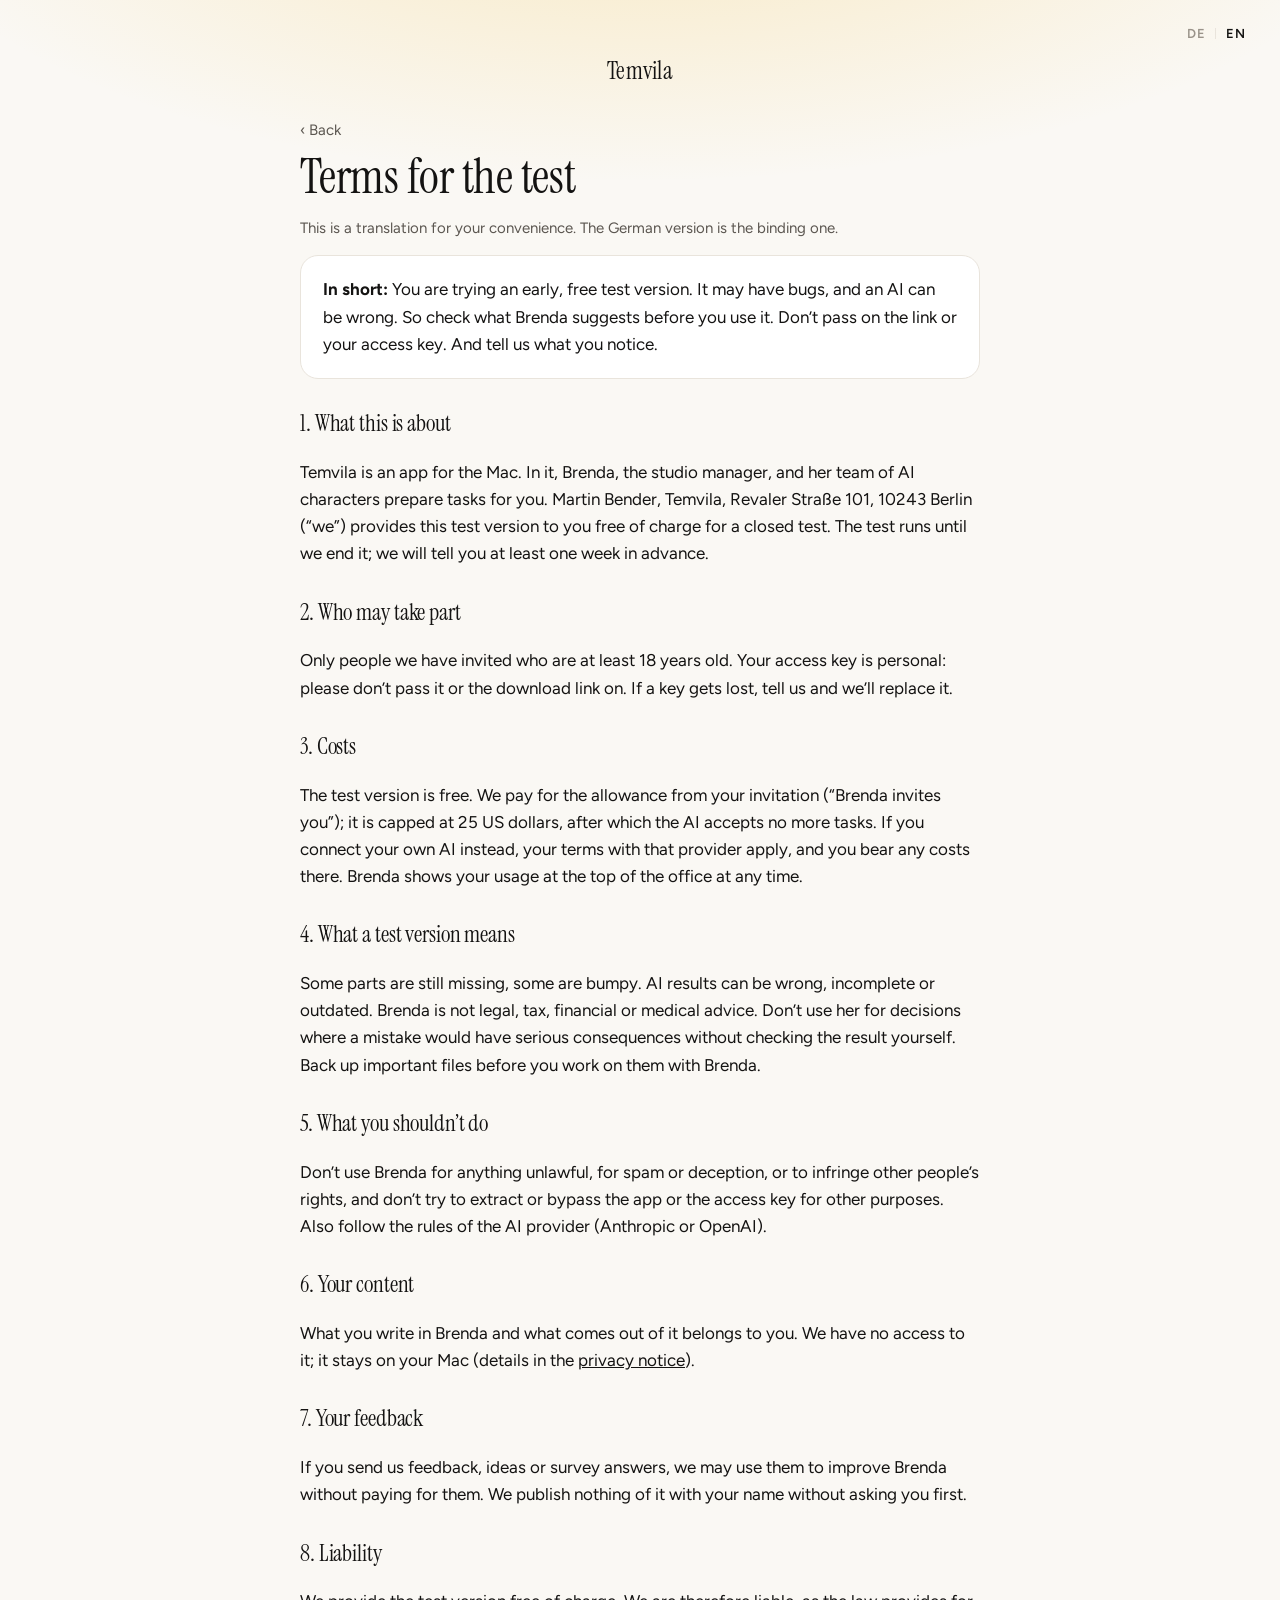
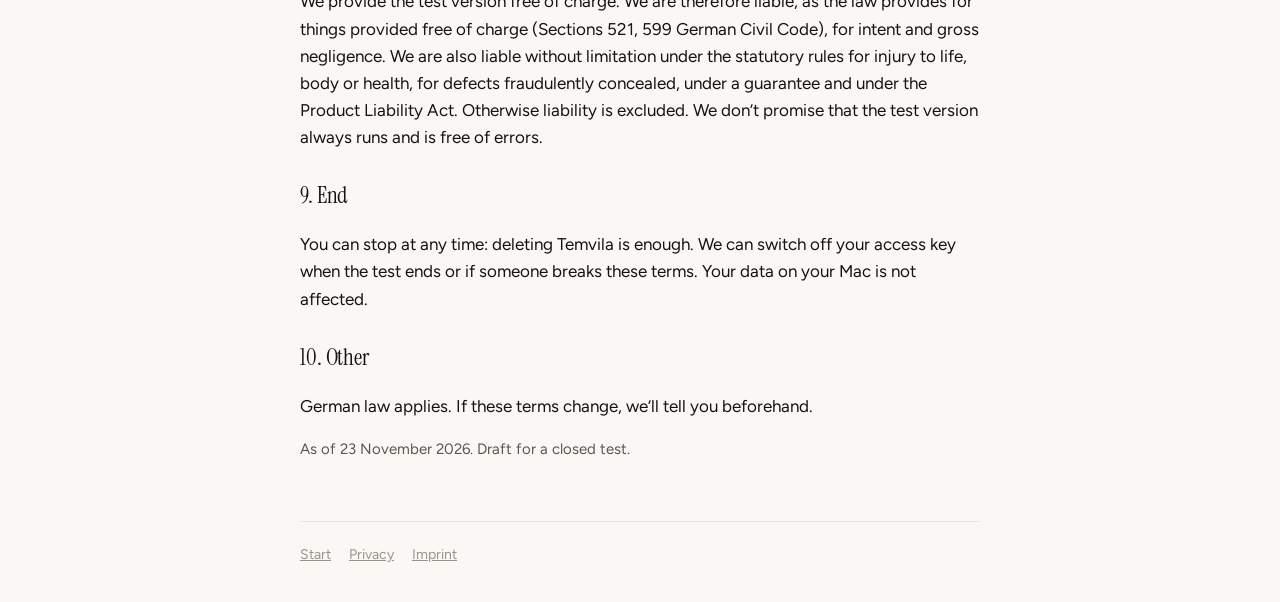
<file: terms.html>
<!doctype html>
<html lang="en">
<head>
<meta charset="utf-8">
<meta name="viewport" content="width=device-width, initial-scale=1">
<meta name="robots" content="noindex, nofollow">
<title>Terms · Temvila</title>
<link rel="icon" href="brenda.png">
<link rel="stylesheet" href="style.css">
</head>
<body>
<main class="doc">
  <div class="langs" role="group" aria-label="Language"><a href="nutzungsbedingungen.html" lang="de" data-set="de">DE</a><a class="on" href="terms.html" lang="en" data-set="en">EN</a></div>
  <p class="mark"><a href="./">Temvila</a></p>
  <a class="back" href="./">‹ Back</a>
  <h1>Terms for the test</h1>
  <p class="note">This is a translation for your convenience. The German version is the binding one.</p>
  <div class="card">
    <p><b>In short:</b> You are trying an early, free test version. It may have bugs, and an AI can be wrong. So check what Brenda suggests before you use it. Don’t pass on the link or your access key. And tell us what you notice.</p>
  </div>

  <h3>1. What this is about</h3>
  <p>Temvila is an app for the Mac. In it, Brenda, the studio manager, and her team of AI characters prepare tasks for you. Martin Bender, Temvila, Revaler Straße 101, 10243 Berlin (“we”) provides this test version to you free of charge for a closed test. The test runs until we end it; we will tell you at least one week in advance.</p>

  <h3>2. Who may take part</h3>
  <p>Only people we have invited who are at least 18 years old. Your access key is personal: please don’t pass it or the download link on. If a key gets lost, tell us and we’ll replace it.</p>

  <h3>3. Costs</h3>
  <p>The test version is free. We pay for the allowance from your invitation (“Brenda invites you”); it is capped at 25 US dollars, after which the AI accepts no more tasks. If you connect your own AI instead, your terms with that provider apply, and you bear any costs there. Brenda shows your usage at the top of the office at any time.</p>

  <h3>4. What a test version means</h3>
  <p>Some parts are still missing, some are bumpy. AI results can be wrong, incomplete or outdated. Brenda is not legal, tax, financial or medical advice. Don’t use her for decisions where a mistake would have serious consequences without checking the result yourself. Back up important files before you work on them with Brenda.</p>

  <h3>5. What you shouldn’t do</h3>
  <p>Don’t use Brenda for anything unlawful, for spam or deception, or to infringe other people’s rights, and don’t try to extract or bypass the app or the access key for other purposes. Also follow the rules of the AI provider (Anthropic or OpenAI).</p>

  <h3>6. Your content</h3>
  <p>What you write in Brenda and what comes out of it belongs to you. We have no access to it; it stays on your Mac (details in the <a href="privacy.html">privacy notice</a>).</p>

  <h3>7. Your feedback</h3>
  <p>If you send us feedback, ideas or survey answers, we may use them to improve Brenda without paying for them. We publish nothing of it with your name without asking you first.</p>

  <h3>8. Liability</h3>
  <p>We provide the test version free of charge. We are therefore liable, as the law provides for things provided free of charge (Sections 521, 599 German Civil Code), for intent and gross negligence. We are also liable without limitation under the statutory rules for injury to life, body or health, for defects fraudulently concealed, under a guarantee and under the Product Liability Act. Otherwise liability is excluded. We don’t promise that the test version always runs and is free of errors.</p>

  <h3>9. End</h3>
  <p>You can stop at any time: deleting Temvila is enough. We can switch off your access key when the test ends or if someone breaks these terms. Your data on your Mac is not affected.</p>

  <h3>10. Other</h3>
  <p>German law applies. If these terms change, we’ll tell you beforehand.</p>

  <p class="note">As of 23 November 2026. Draft for a closed test.</p>

  <footer>
    <nav aria-label="Legal"><a href="./">Start</a><a href="privacy.html">Privacy</a><a href="imprint.html">Imprint</a></nav>
  </footer>
</main>
<script>document.querySelectorAll('[data-set]').forEach(a => a.addEventListener('click', () => { try { localStorage.setItem('temvila-lang', a.dataset.set); } catch {} }));</script>
</body>
</html>
</file>
<file: style.css>
/* Brenda Studio test page — the pitch's look: Instrument Serif for headings, Figtree for text, paper + ink, sun gradient,
   violet as the second colour. Fonts are served from this page itself (no request to Google). */
@font-face { font-family: "Instrument Serif"; src: url("fonts/instrument-serif-latin-400-normal.woff2") format("woff2"); font-weight: 400; font-style: normal; font-display: swap; }
@font-face { font-family: "Instrument Serif"; src: url("fonts/instrument-serif-latin-400-italic.woff2") format("woff2"); font-weight: 400; font-style: italic; font-display: swap; }
@font-face { font-family: "Figtree"; src: url("fonts/figtree-latin-wght-normal.woff2") format("woff2"); font-weight: 300 900; font-style: normal; font-display: swap; }

:root {
  --paper: #faf8f4; --card: #ffffff; --ink: #141312; --soft: #5b5650; --faint: #9a938a; --rule: #e9e4dc;
  --sun-a: #efb92e; --sun-b: #b4780a; --hot: #d99a12; --vio: #6b45b0; --vio-soft: #efe9fb;
  --serif: "Instrument Serif", Georgia, "Times New Roman", serif;
  --sans: "Figtree", -apple-system, BlinkMacSystemFont, "Helvetica Neue", Arial, sans-serif;
}
@media (prefers-color-scheme: dark) {
  :root { --paper: #131211; --card: #1d1b19; --ink: #f4efe7; --soft: #c9c3ba; --faint: #8c857b; --rule: #312d29; --vio-soft: #2a2140; }
}
* { box-sizing: border-box; }
html { -webkit-text-size-adjust: 100%; }
body {
  margin: 0; background: var(--paper); color: var(--ink); font: 17px/1.6 var(--sans);
  background-image: radial-gradient(1100px 460px at 50% -140px, rgba(242, 190, 56, .28) 0%, rgba(242, 190, 56, 0) 70%);
  background-repeat: no-repeat;
}
main { max-width: 720px; margin: 0 auto; padding: 52px 20px 36px; }
a { color: inherit; }
.mark { font-family: var(--serif); font-size: 24px; text-align: center; margin: 0 0 26px; letter-spacing: .01em; }
.mark a { text-decoration: none; }
h1, h2, h3 { font-family: var(--serif); font-weight: 400; letter-spacing: -.005em; }
h1 { font-size: clamp(40px, 8vw, 60px); line-height: 1.04; margin: 24px 0 14px; }
h2 { font-size: 32px; line-height: 1.15; margin: 0 0 14px; }
h3 { font-size: 23px; margin: 26px 0 6px; }
.glow { font-style: italic; background: linear-gradient(100deg, var(--sun-a), var(--sun-b)); -webkit-background-clip: text; background-clip: text; color: transparent; padding-right: .06em; }
.lead { color: var(--soft); font-size: 19px; max-width: 520px; margin: 0 auto; }
.hero { text-align: center; }
.hero img { width: 144px; height: 144px; border-radius: 50%; background: #e9d7c0; box-shadow: 0 14px 40px rgba(120, 80, 20, .18); }
.get { margin: 32px 0 10px; }
.badge { display: inline-block; font-size: 12px; font-weight: 600; letter-spacing: .06em; text-transform: uppercase; color: var(--vio); background: var(--vio-soft); padding: 3px 11px; border-radius: 999px; margin-bottom: 14px; }
.btn { display: inline-flex; align-items: center; gap: 10px; text-decoration: none; background: var(--ink); color: var(--paper); font-weight: 600; font-size: 18px; padding: 16px 30px; border-radius: 999px; box-shadow: 0 10px 28px rgba(20, 19, 18, .22); transition: transform .15s ease, box-shadow .15s ease; }
.btn:hover { transform: translateY(-1px); box-shadow: 0 14px 32px rgba(20, 19, 18, .26); }
.btn:focus-visible, a:focus-visible { outline: 3px solid var(--hot); outline-offset: 3px; border-radius: 8px; }
.btn svg { width: 20px; height: 20px; }
.meta { color: var(--faint); font-size: 14px; margin: 0; }
section { margin-top: 56px; }
.steps { list-style: none; padding: 0; margin: 0; display: grid; gap: 12px; counter-reset: s; }
.steps li { background: var(--card); border: 1px solid var(--rule); border-radius: 18px; padding: 18px 20px 18px 64px; position: relative; }
.steps li::before { counter-increment: s; content: counter(s); position: absolute; left: 18px; top: 18px; width: 30px; height: 30px; border-radius: 50%; display: grid; place-items: center; background: linear-gradient(135deg, var(--sun-a), var(--sun-b)); color: #fff; font-weight: 700; font-size: 15px; }
.steps b { display: block; margin-bottom: 2px; }
.steps p { margin: 0; color: var(--soft); }
.card { background: var(--card); border: 1px solid var(--rule); border-radius: 18px; padding: 20px 22px; }
.card p { margin: 0; }
.card p + p { margin-top: 10px; }
.soft { color: var(--soft); }
.flow { display: grid; gap: 10px; margin-top: 18px; }
.flow .row { display: grid; grid-template-columns: 112px 1fr; gap: 14px; align-items: start; }
.flow .who { font-size: 13px; font-weight: 600; color: var(--soft); padding-top: 11px; }
.flow .msg { background: var(--paper); border: 1px solid var(--rule); border-radius: 14px; padding: 10px 14px; font-size: 15px; }
.flow .row.ai .msg { border-color: var(--vio); border-style: dashed; }
.chip { font-family: ui-monospace, Menlo, monospace; font-size: 13px; background: var(--vio-soft); color: var(--vio); padding: 1px 6px; border-radius: 6px; white-space: nowrap; }
.real { background: rgba(239, 185, 46, .22); padding: 1px 4px; border-radius: 5px; white-space: nowrap; }
ul.plain { margin: 12px 0 0; padding-left: 20px; }
ul.plain li { margin: 4px 0; }
.feedback { background: linear-gradient(135deg, #2c1b52, #4a2f86); color: #f4efe7; border: 0; }
.feedback h2 { color: #fff; }
.feedback .soft { color: #d8cdee; }
.feedback b { color: #fff; }
footer { margin-top: 60px; padding-top: 22px; border-top: 1px solid var(--rule); color: var(--faint); font-size: 14px; }
footer p { margin: 0 0 8px; }
footer nav { display: flex; gap: 18px; flex-wrap: wrap; }
.doc h1 { font-size: clamp(36px, 7vw, 48px); margin-top: 8px; }
.doc p, .doc li { color: var(--ink); }
.doc .note { color: var(--soft); font-size: 15px; }
.back { font-size: 15px; color: var(--soft); text-decoration: none; }
@media (max-width: 480px) {
  main { padding-top: 34px; }
  .btn { width: 100%; justify-content: center; }
  .flow .row { grid-template-columns: 1fr; gap: 4px; }
  .flow .who { padding-top: 0; }
}

/* Guided invitation flow (index.html): one scene at a time, Brenda on top. */
.flow-page main.stage { max-width: 560px; text-align: center; padding-top: 40px; min-height: 100vh; display: flex; flex-direction: column; }
.stage .mark { margin-bottom: 14px; }
.brenda { position: relative; height: 250px; margin: 6px auto 0; width: 220px; }
.brenda img { position: relative; z-index: 1; height: 250px; width: auto; display: block; margin: 0 auto; transform-origin: 50% 100%; }
.brenda .floor { position: absolute; left: 50%; bottom: 4px; width: 130px; height: 18px; transform: translateX(-50%); border-radius: 50%; background: radial-gradient(closest-side, rgba(120, 80, 20, .22), rgba(120, 80, 20, 0)); }
.brenda img.pop { animation: pop .55s cubic-bezier(.2, 1.4, .4, 1); }
@keyframes pop { 0% { transform: scale(.94) translateY(6px); } 100% { transform: none; } }
.scene { animation: rise .6s cubic-bezier(.2, .8, .2, 1) both; }
.scene h1 { font-size: clamp(36px, 7.5vw, 52px); margin: 10px 0 12px; }
.scene h1:focus { outline: none; }
.scene .lead { margin: 0 auto 26px; }
@keyframes rise { from { opacity: 0; transform: translateY(14px); } to { opacity: 1; transform: none; } }
.btn { border: 0; cursor: pointer; font-family: var(--sans); }
.btn.big { font-size: 19px; padding: 18px 34px; }
.btn.ghost { background: transparent; color: var(--ink); box-shadow: none; border: 1px solid var(--rule); }
.gate { display: flex; gap: 10px; justify-content: center; flex-wrap: wrap; }
.gate input { font: 17px var(--sans); color: var(--ink); background: var(--card); border: 1px solid var(--rule); border-radius: 999px; padding: 15px 22px; width: min(280px, 100%); text-align: center; }
.gate input:focus { outline: 3px solid var(--hot); outline-offset: 2px; }
.gate.shake { animation: shake .4s ease; }
@keyframes shake { 20%, 60% { transform: translateX(-7px); } 40%, 80% { transform: translateX(7px); } }
.hint { min-height: 1.6em; color: var(--soft); font-size: 15px; margin: 12px 0 0; }
.small { font-size: 15px; color: var(--soft); margin: 18px 0 0; }
.small a, .link { color: var(--soft); }
.link { background: none; border: 0; padding: 0; font: inherit; text-decoration: underline; cursor: pointer; }
.row { display: flex; justify-content: center; gap: 12px; }
.stage .feedback { text-align: left; margin: 0 0 4px; }
.stage .feedback .addr { color: #fff; font-weight: 600; }
.stage footer { margin-top: auto; padding-top: 18px; text-align: center; border-top: 0; }
.stage footer nav { justify-content: center; }
@media (max-width: 480px) {
  .brenda, .brenda img { height: 200px; }
  .row .btn { width: auto; flex: 1; }
  .gate .btn { width: 100%; }
}
@media (prefers-reduced-motion: reduce) {
  .scene, .brenda img.pop, .gate.shake { animation: none; }
}
.phone-note { display: none; text-align: left; margin-top: 18px; }
body.phone #dl, body.phone [data-step="3"] .meta { display: none; }
body.phone .phone-note { display: block; }
body.phone [data-step="3"] .lead { display: none; }
[hidden] { display: none !important; }
/* language switch: plain words at the top right of the window */
.langs { position: fixed; top: 22px; right: 28px; display: flex; align-items: center; gap: 4px; z-index: 5; }
.langs button, .langs a { font: 600 13px var(--sans); letter-spacing: .06em; color: var(--faint); background: none; border: 0; padding: 4px 6px; cursor: pointer; text-decoration: none; transition: color .2s ease; }
.langs button:hover, .langs a:hover { color: var(--soft); }
.langs [aria-pressed="true"], .langs .on { color: var(--ink); }
.langs > * + *::before { content: ""; display: inline-block; width: 1px; height: 11px; background: var(--rule); margin: 0 10px 0 -6px; vertical-align: -1px; }
@media (max-width: 480px) { .langs { top: 14px; right: 16px; } }
.meta a { color: var(--soft); }

/* Martin 25.11.: the greeting on its own line, room between a big button and the line below it */
#hi { display: block; }
.btn.big + .meta, .btn.big + .small { margin-top: 26px; }

/* Martin 27.11.: after the download Brenda is glad and walks out of the picture (the pitch's walk clip); then the sentence and the feedback box */
.brenda { transition: height .45s cubic-bezier(.4, 0, .2, 1), margin .45s ease; }
.brenda.joy img { animation: joy .9s cubic-bezier(.3, 1.5, .5, 1) .15s 1 both; }
@keyframes joy { 0% { transform: none; } 35% { transform: translateY(-22px) scale(1.03); } 60% { transform: none; } 78% { transform: translateY(-8px); } 100% { transform: none; } }
.brenda.leave img { animation: walk 2.5s linear both; }
.brenda.leave .floor { animation: walk 2.5s linear both; }
@keyframes walk { 0% { transform: none; opacity: 1; } 62% { opacity: 1; } 100% { transform: translateX(270px); opacity: 0; } }
.brenda.leave .floor { left: 0; right: 0; margin: 0 auto; transform: none; }
.brenda.gone { height: 0; margin-top: 0; }
.brenda.gone img, .brenda.gone .floor { opacity: 0; }
.scene[data-step="6"] .later { opacity: 0; transform: translateY(14px); }
.scene[data-step="6"].shown .later { opacity: 1; transform: none; transition: opacity .6s ease, transform .6s cubic-bezier(.2, .8, .2, 1); }
.scene[data-step="6"].shown .l1 { transition-delay: 2.3s; }
.scene[data-step="6"].shown .l2 { transition-delay: 2.8s; }
.scene[data-step="6"].shown .l3 { transition-delay: 3.2s; }
.scene[data-step="6"].shown.now .later { transition: none; }
.scene[data-step="6"] h1 { margin-top: 40px; }
.scene[data-step="6"] [data-invite] { margin: 4px 0 30px; }
.scene[data-step="6"] .feedback { margin-top: 6px; }
@media (prefers-reduced-motion: reduce) { .brenda.joy img, .brenda.leave img, .brenda.leave .floor { animation: none; } }
</file>
